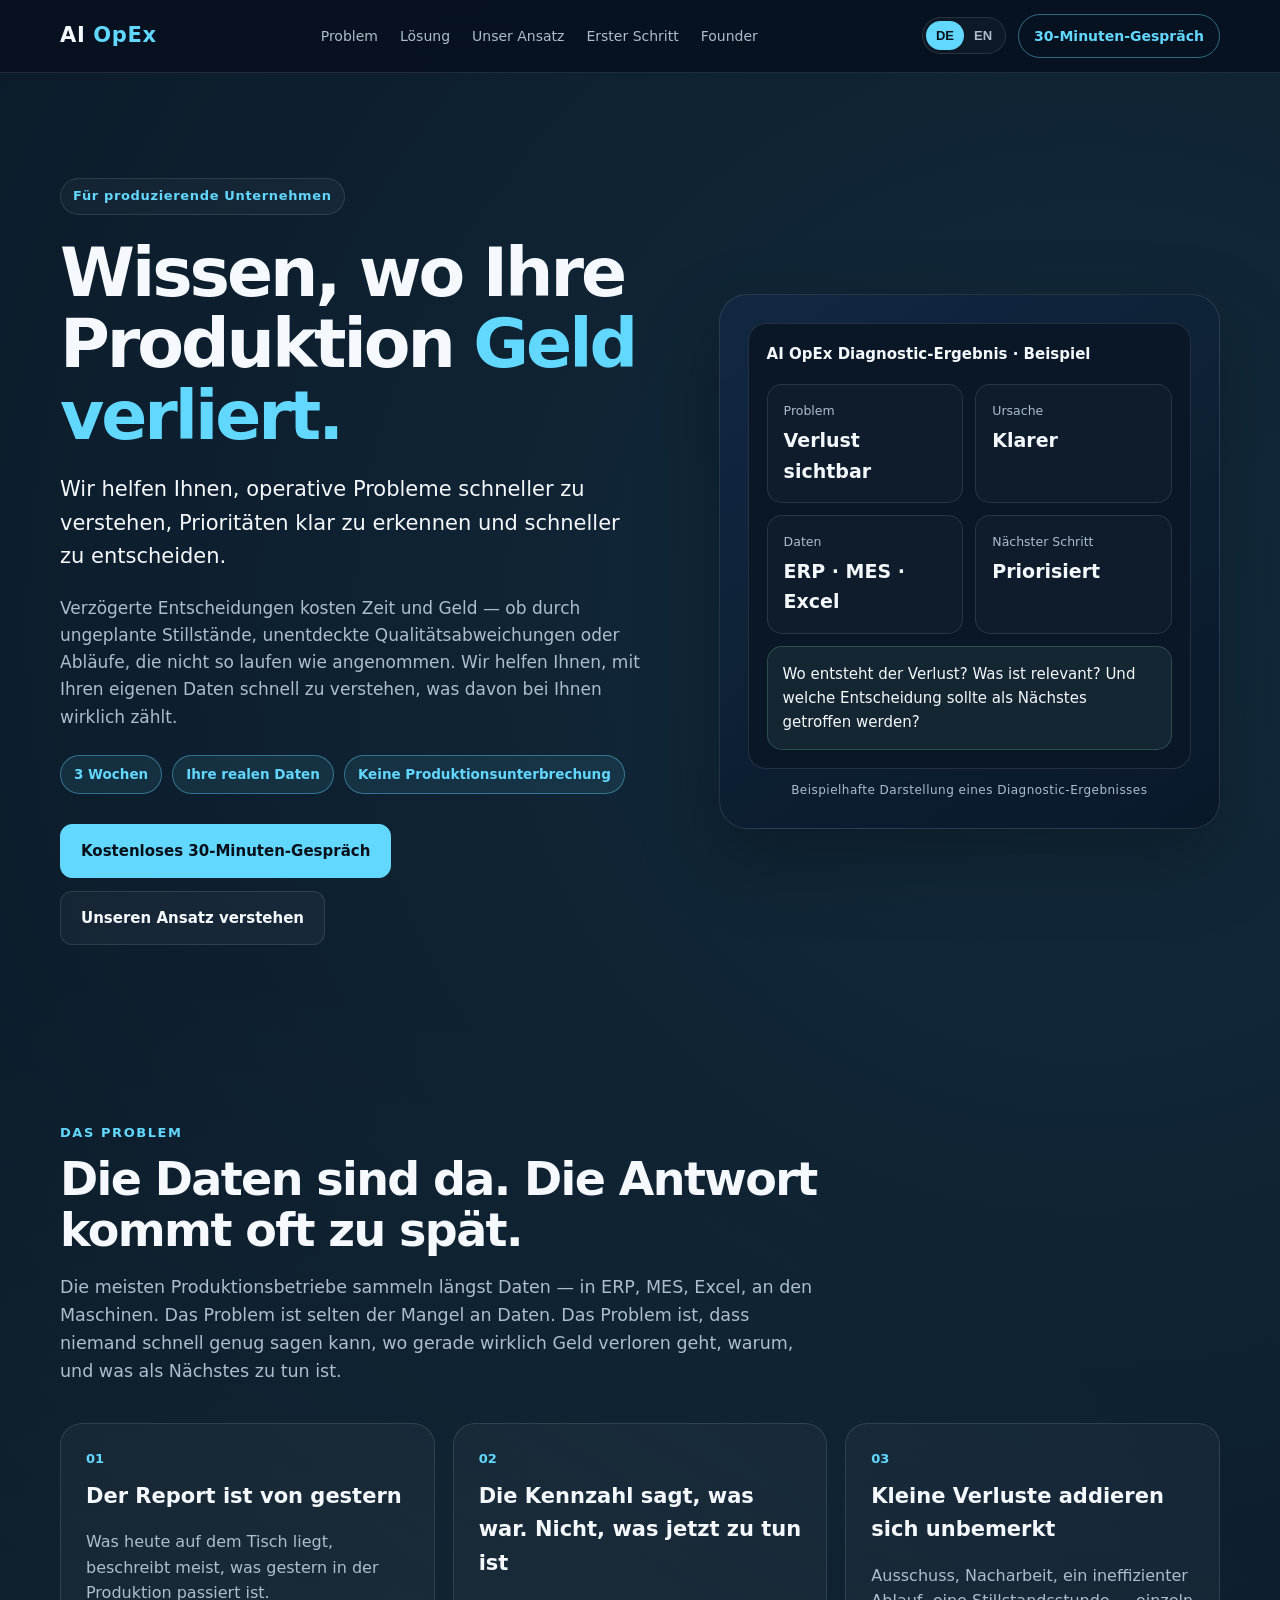
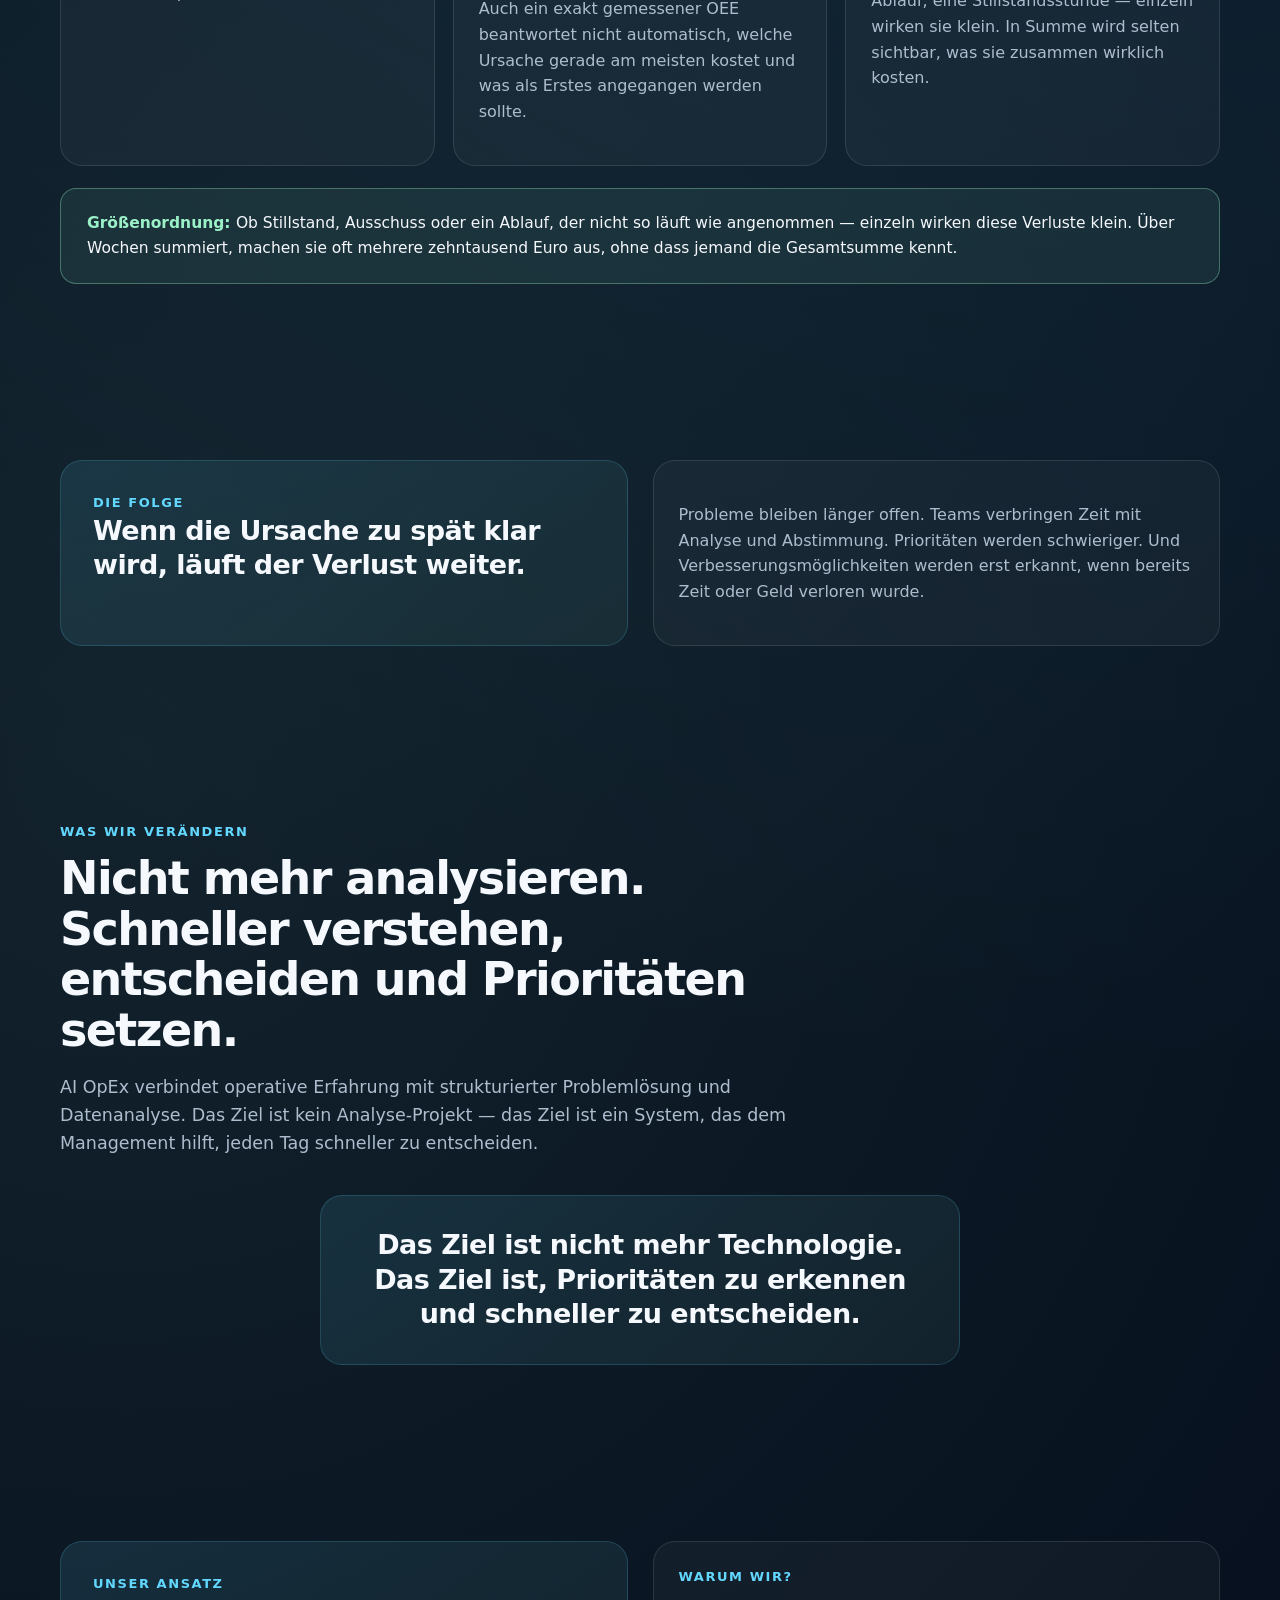
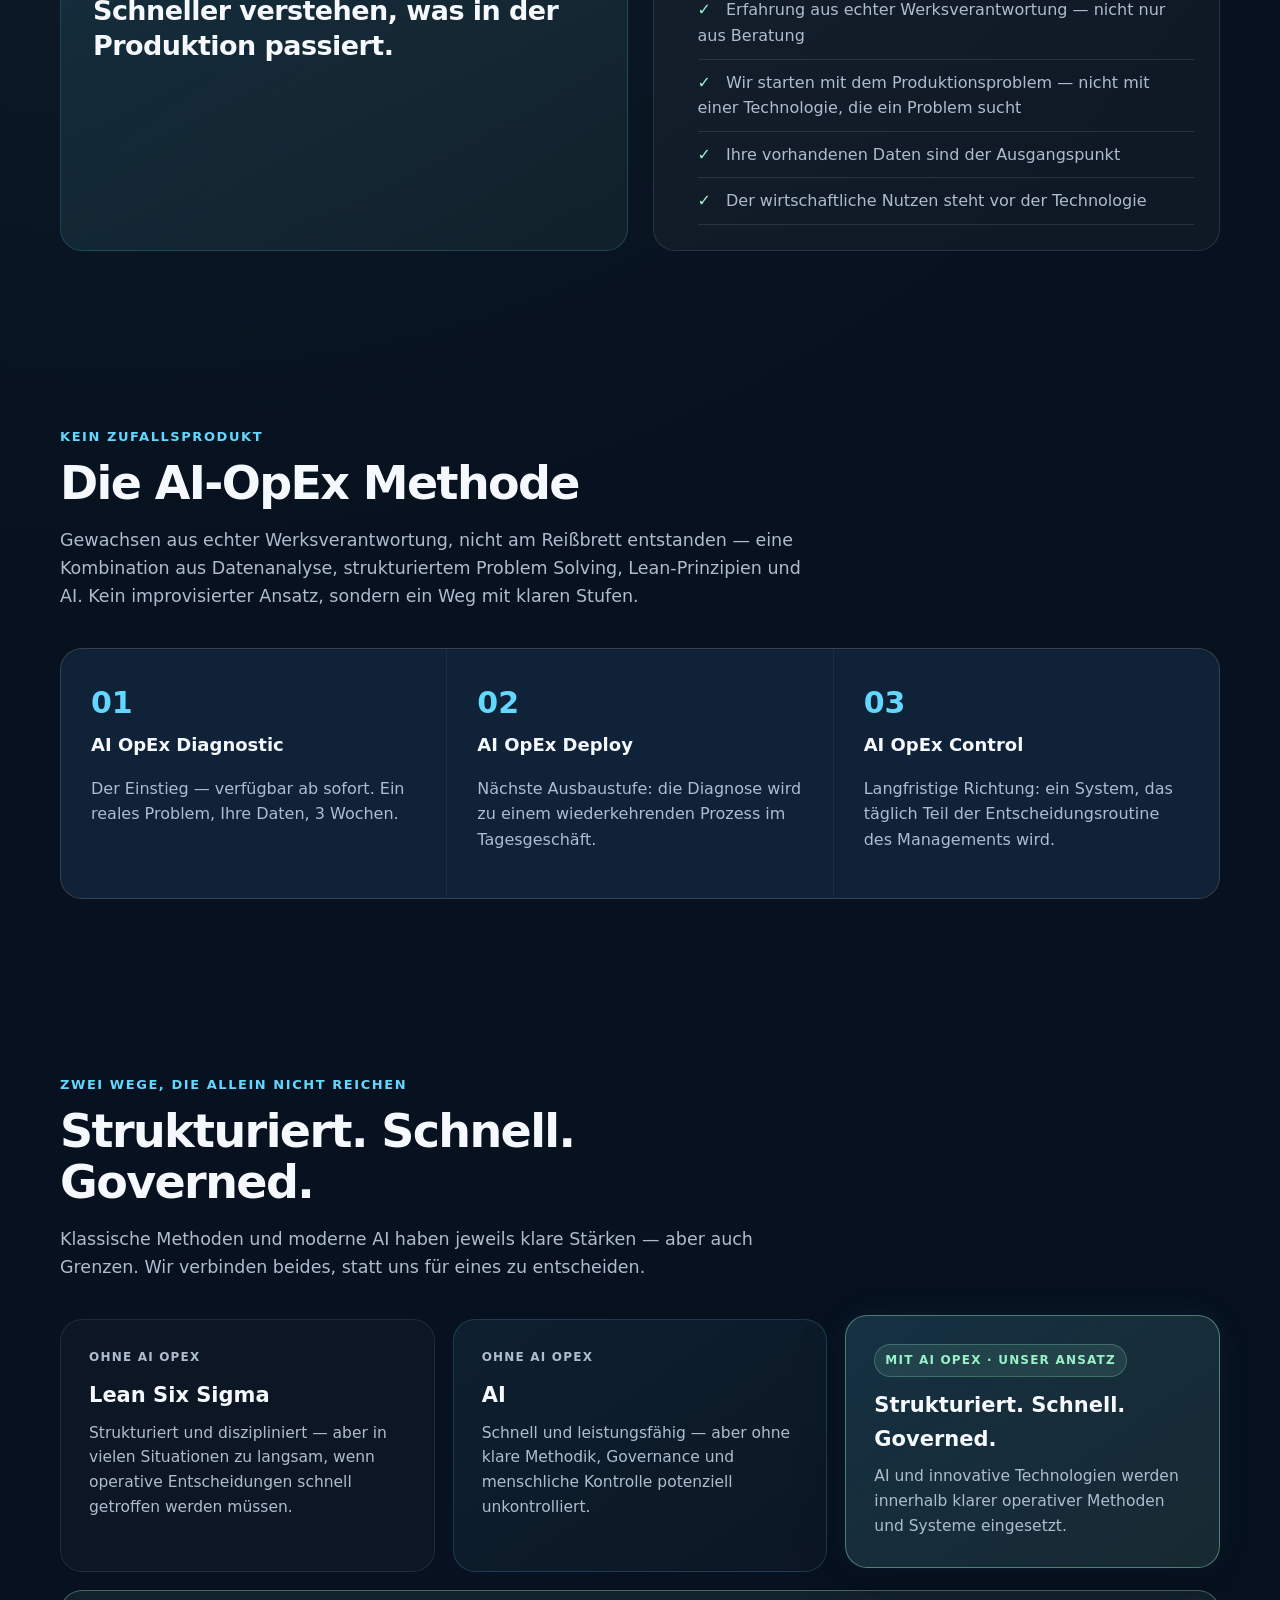
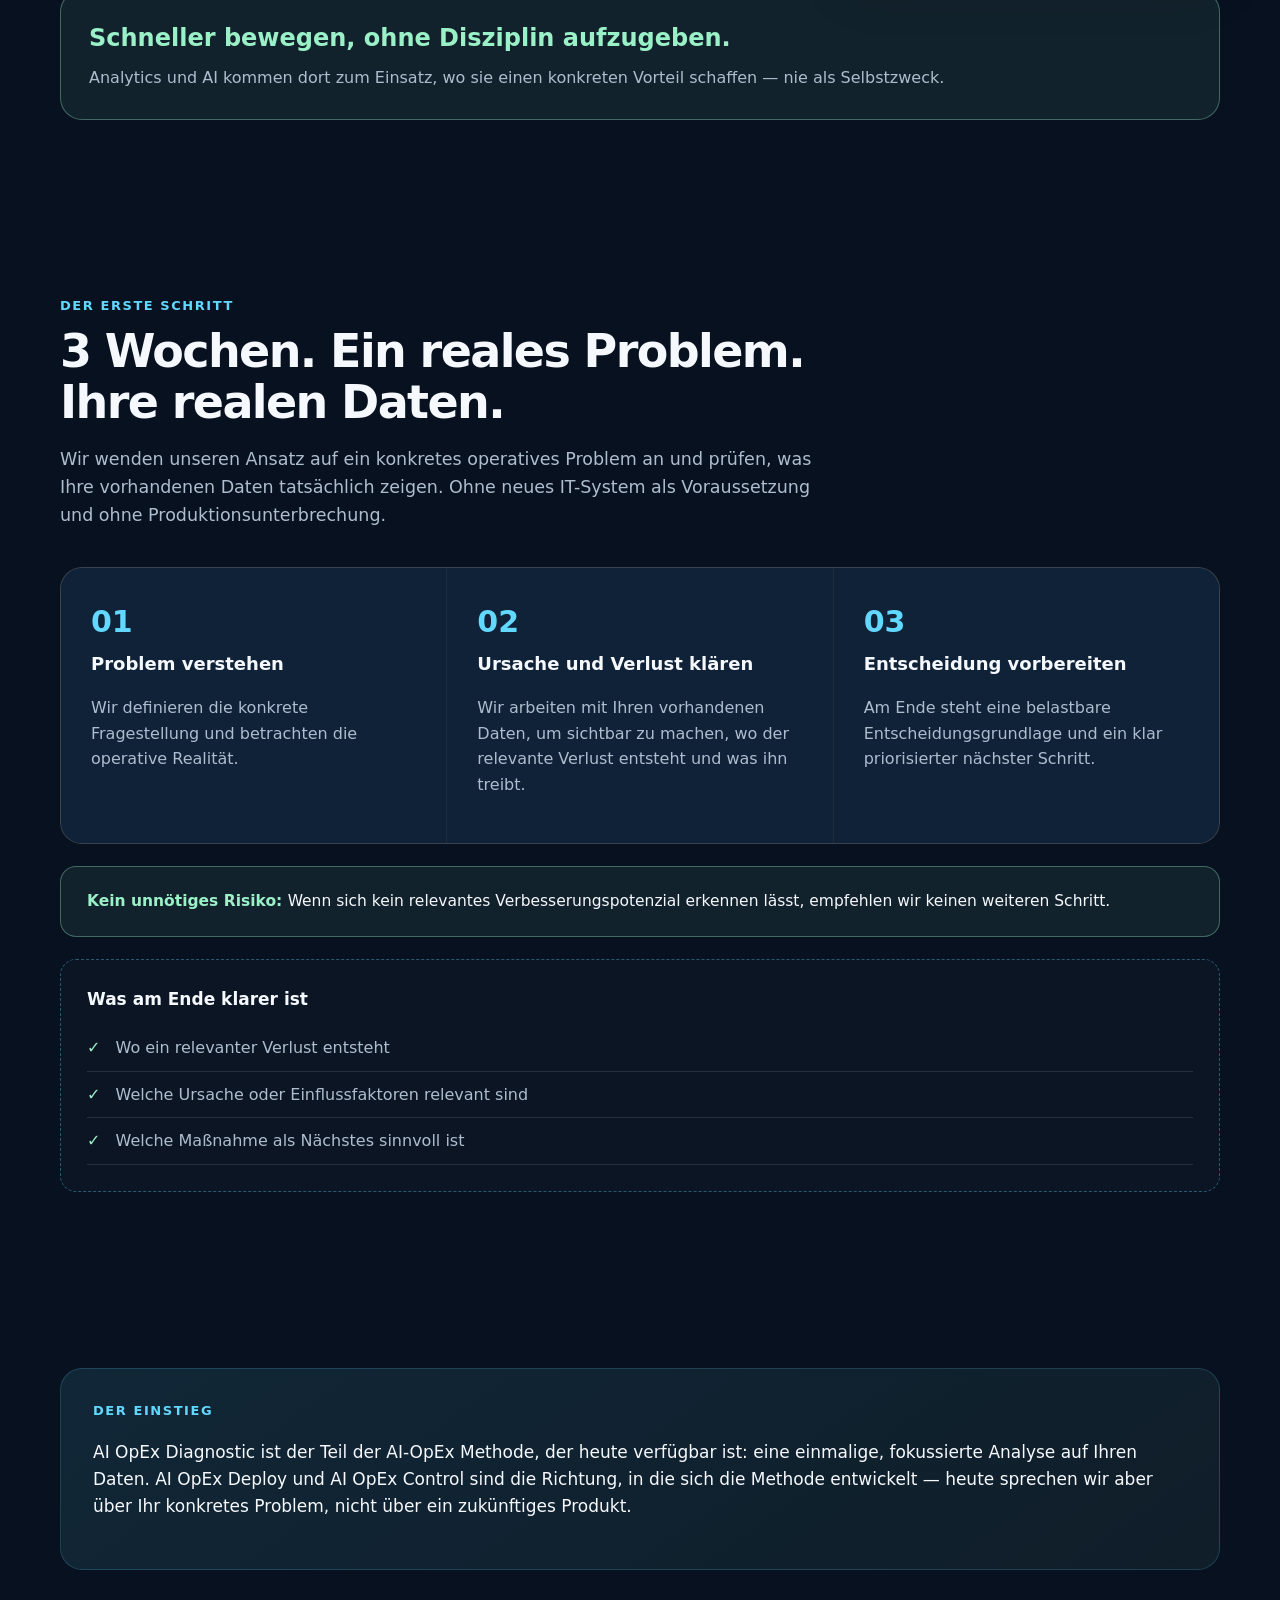
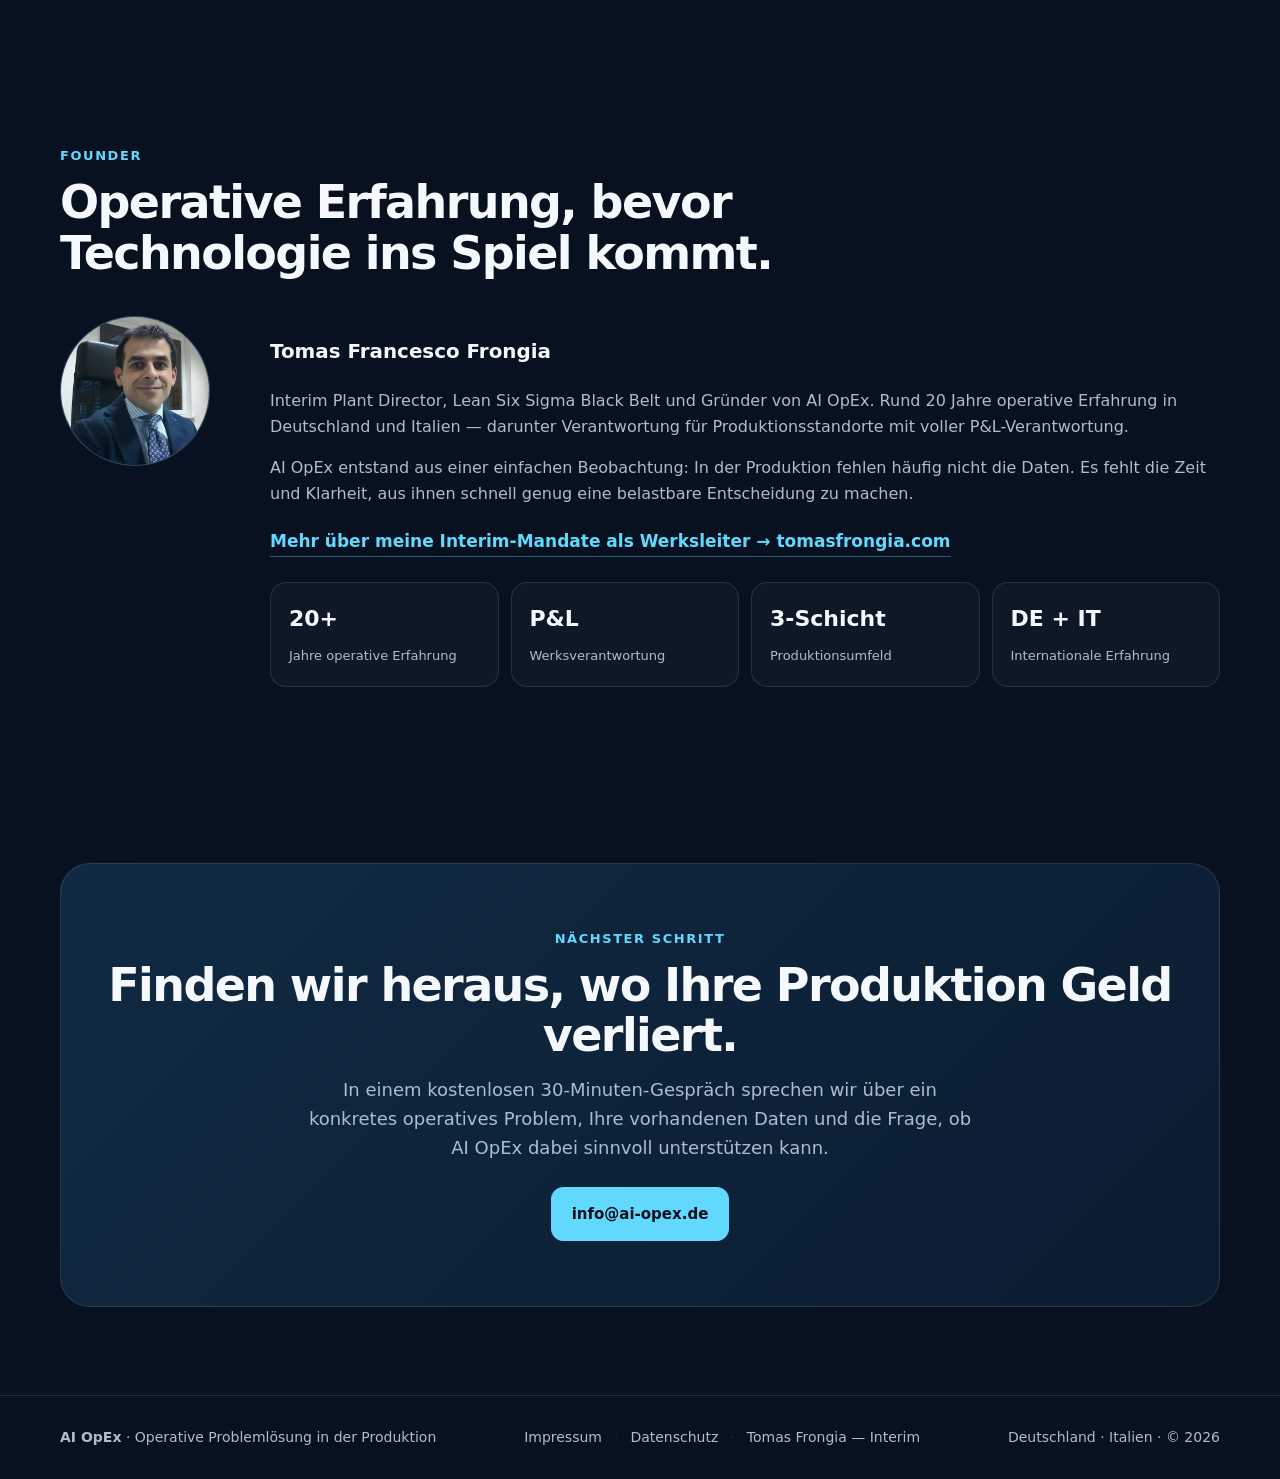
<file: index.html>
<!DOCTYPE html>
<html lang="de">
<head>
<meta charset="UTF-8">
<meta name="viewport" content="width=device-width, initial-scale=1.0">

<meta name="description"
      content="AI OpEx hilft produzierenden Unternehmen, operative Probleme schneller zu verstehen, bessere Entscheidungen zu treffen und operative Verluste zu reduzieren – mit einem strukturierten, schnellen und governeden Ansatz aus operativer Erfahrung, Datenanalyse und AI.">

<meta name="theme-color" content="#07111f">

<title>AI OpEx | Operative Probleme schneller lösen</title>

<style>

:root{
  --bg:#07111f;
  --bg2:#0b1728;
  --panel:#102238;
  --text:#f5f8fc;
  --muted:#aebdce;
  --line:rgba(255,255,255,.11);
  --accent:#62d8ff;
  --accent2:#9af0c7;
  --warning:#f0b85b;
  --max:1160px;
  --radius:22px;
}

*{
  box-sizing:border-box
}

html{
  scroll-behavior:smooth
}

body{
  margin:0;
  font-family:Inter,system-ui,-apple-system,"Segoe UI",sans-serif;
  color:var(--text);
  background:
    radial-gradient(circle at 85% 8%,rgba(98,216,255,.13),transparent 28%),
    radial-gradient(circle at 10% 30%,rgba(154,240,199,.08),transparent 25%),
    var(--bg);
  line-height:1.6;
  font-size:17px;
}

a{
  color:inherit;
  text-decoration:none;
}

.container{
  width:min(var(--max),calc(100% - 40px));
  margin:auto;
}

/* =========================================================
NAVIGATION
========================================================= */

nav{
  position:sticky;
  top:0;
  z-index:50;
  background:rgba(7,17,31,.88);
  backdrop-filter:blur(16px);
  border-bottom:1px solid var(--line);
}

.nav-inner{
  min-height:72px;
  display:flex;
  align-items:center;
  justify-content:space-between;
  gap:20px;
}

.brand{
  font-size:21px;
  font-weight:850;
  letter-spacing:.03em;
}

.brand span{
  color:var(--accent);
}

.nav-links{
  display:flex;
  gap:22px;
  color:var(--muted);
  font-size:14px;
}

.nav-links a:hover{
  color:var(--text);
}

.nav-right{
  display:flex;
  align-items:center;
  gap:12px;
}

.lang-toggle{
  display:flex;
  border:1px solid var(--line);
  border-radius:999px;
  padding:3px;
  background:rgba(255,255,255,.03);
}

.lang-toggle button{
  border:0;
  background:transparent;
  color:var(--muted);
  padding:7px 10px;
  border-radius:999px;
  cursor:pointer;
  font-weight:800;
  font-size:13px;
}

.lang-toggle button.active{
  background:var(--accent);
  color:#06101b;
}

.nav-cta{
  padding:10px 15px;
  border:1px solid rgba(98,216,255,.45);
  border-radius:999px;
  color:var(--accent);
  font-weight:800;
  font-size:14px;
}

/* =========================================================
HERO
========================================================= */

.hero{
  padding:105px 0 90px;
}

.hero-grid{
  display:grid;
  grid-template-columns:1.08fr .92fr;
  gap:70px;
  align-items:center;
}

.eyebrow,
.kicker{
  color:var(--accent);
  font-size:13px;
  font-weight:850;
  letter-spacing:.12em;
  text-transform:uppercase;
}

.eyebrow{
  display:inline-flex;
  padding:7px 12px;
  border:1px solid var(--line);
  border-radius:999px;
  background:rgba(255,255,255,.035);
  letter-spacing:.05em;
  text-transform:none;
}

h1{
  font-size:clamp(40px,5.6vw,68px);
  line-height:1.05;
  letter-spacing:-.045em;
  margin:22px 0;
}

h1 em{
  font-style:normal;
  color:var(--accent);
}

.lead{
  font-size:21px;
  color:var(--text);
  max-width:700px;
}

.sub-lead{
  font-size:17px;
  color:var(--muted);
  max-width:650px;
  margin-top:14px;
}

.flags{
  display:flex;
  flex-wrap:wrap;
  gap:10px;
  margin-top:24px;
}

.flag{
  font-size:13.5px;
  font-weight:800;
  color:var(--accent);
  border:1px solid rgba(98,216,255,.4);
  background:rgba(98,216,255,.09);
  padding:8px 13px;
  border-radius:999px;
}

.actions{
  display:flex;
  gap:13px;
  flex-wrap:wrap;
  margin-top:30px;
}

.btn{
  display:inline-flex;
  align-items:center;
  justify-content:center;
  padding:14px 20px;
  border-radius:12px;
  font-weight:850;
  font-size:15px;
  border:1px solid var(--line);
  transition:.2s transform;
}

.btn:hover{
  transform:translateY(-2px);
}

.primary{
  background:var(--accent);
  color:#06101b;
  border-color:var(--accent);
}

.secondary{
  background:rgba(255,255,255,.04);
}

/* =========================================================
HERO DASHBOARD
========================================================= */

.hero-card{
  background:linear-gradient(
    145deg,
    rgba(18,40,66,.94),
    rgba(10,24,41,.96)
  );
  border:1px solid var(--line);
  border-radius:28px;
  padding:28px;
  box-shadow:0 30px 80px rgba(0,0,0,.28);
}

.dashboard{
  border:1px solid var(--line);
  border-radius:18px;
  padding:18px;
  background:#091727;
}

.hero-caption{
  margin-top:12px;
  text-align:center;
  color:var(--muted);
  font-size:12px;
  letter-spacing:.04em;
}

.dash-top{
  display:flex;
  justify-content:space-between;
  gap:15px;
  align-items:center;
  margin-bottom:18px;
}

.dash-top strong{
  font-size:15px;
}

.status{
  font-size:12px;
  color:var(--accent2);
  display:flex;
  align-items:center;
  gap:7px;
}

.dot{
  width:8px;
  height:8px;
  border-radius:50%;
  background:var(--accent2);
}

.metric-grid{
  display:grid;
  grid-template-columns:1fr 1fr;
  gap:12px;
}

.metric{
  padding:16px;
  border:1px solid var(--line);
  border-radius:15px;
  background:rgba(255,255,255,.025);
}

.metric small{
  color:var(--muted);
  display:block;
  font-size:12.5px;
}

.metric strong{
  display:block;
  font-size:19px;
  margin-top:4px;
}

.signal{
  margin-top:12px;
  padding:15px;
  border-radius:15px;
  background:rgba(154,240,199,.07);
  border:1px solid rgba(154,240,199,.2);
  font-size:15px;
}

.signal b{
  color:var(--accent2);
}

/* =========================================================
GENERAL SECTIONS
========================================================= */

section{
  padding:88px 0;
}

.section-head{
  max-width:760px;
  margin-bottom:38px;
}

h2{
  font-size:clamp(30px,3.6vw,46px);
  line-height:1.1;
  letter-spacing:-.035em;
  margin:10px 0 15px;
}

.section-head p,
.card p,
.card li,
.step p,
.bio-text{
  color:var(--muted);
  font-size:16px;
}

.section-head p{
  font-size:17.5px;
}

/* =========================================================
CARDS
========================================================= */

.cards{
  display:grid;
  grid-template-columns:repeat(3,1fr);
  gap:18px;
}

.card{
  padding:25px;
  border:1px solid var(--line);
  background:rgba(255,255,255,.035);
  border-radius:var(--radius);
}

.number{
  font-size:13px;
  color:var(--accent);
  font-weight:900;
}

.card h3{
  font-size:21px;
  margin:10px 0;
}

.card ul{
  padding-left:19px;
}

/* =========================================================
SPLIT / HIGHLIGHT
========================================================= */

.split{
  display:grid;
  grid-template-columns:1fr 1fr;
  gap:25px;
}

.highlight{
  padding:32px;
  border-radius:var(--radius);
  background:linear-gradient(
    145deg,
    rgba(98,216,255,.11),
    rgba(154,240,199,.06)
  );
  border:1px solid rgba(98,216,255,.18);
}

blockquote{
  margin:0;
  font-size:27px;
  line-height:1.28;
  font-weight:750;
  letter-spacing:-.02em;
}

.checklist{
  list-style:none;
  padding:0;
  margin:0;
}

.checklist li{
  padding:10px 0;
  border-bottom:1px solid var(--line);
  color:var(--muted);
  font-size:16px;
}

.checklist li::before{
  content:"✓";
  color:var(--accent2);
  font-weight:900;
  margin-right:10px;
}

/* =========================================================
METHOD
========================================================= */

.method-grid{
  display:grid;
  grid-template-columns:repeat(3,1fr);
  gap:18px;
}

.method-card{
  padding:28px;
  border:1px solid var(--line);
  border-radius:var(--radius);
  background:rgba(255,255,255,.035);
  position:relative;

  transition:
    transform .25s ease,
    border-color .25s ease,
    box-shadow .25s ease,
    background .25s ease;
}

/* ---------------------------------------------------------
01 — LEAN SIX SIGMA
Neutral / stable
--------------------------------------------------------- */

.method-card:nth-child(1){
  background:rgba(255,255,255,.025);
  border-color:rgba(255,255,255,.09);
}

/* ---------------------------------------------------------
02 — AI
More attention, but not the final answer
--------------------------------------------------------- */

.method-card:nth-child(2){
  background:
    linear-gradient(
      145deg,
      rgba(98,216,255,.075),
      rgba(255,255,255,.025)
    );

  border-color:rgba(98,216,255,.18);
}

/* ---------------------------------------------------------
03 — AI OpEx
Dominant / preferred solution
--------------------------------------------------------- */

.method-card:nth-child(3){
  background:
    linear-gradient(
      145deg,
      rgba(98,216,255,.16),
      rgba(154,240,199,.11)
    );

  border-color:rgba(154,240,199,.42);

  box-shadow:
    0 18px 50px rgba(0,0,0,.22),
    0 0 35px rgba(98,216,255,.07);

  transform:translateY(-4px);
}

/* ---------------------------------------------------------
HOVER
--------------------------------------------------------- */

.method-card:hover{
  transform:translateY(-5px);
  border-color:rgba(98,216,255,.35);
}

.method-card:nth-child(3):hover{
  border-color:rgba(154,240,199,.65);

  box-shadow:
    0 22px 60px rgba(0,0,0,.28),
    0 0 45px rgba(98,216,255,.11);
}

.method-card h3{
  font-size:21px;
  margin:12px 0 8px;
}

.method-card p{
  color:var(--muted);
  font-size:15.5px;
  margin:0;
}

.method-label{
  color:var(--muted);
  font-size:12px;
  font-weight:850;
  letter-spacing:.1em;
  text-transform:uppercase;
}

/* AI OpEx label */

.method-card:nth-child(3) .method-label{
  color:var(--accent2);
}

.method-recommended{
  display:inline-flex;
  align-items:center;
  padding:6px 10px;
  border-radius:999px;

  background:rgba(154,240,199,.10);
  border:1px solid rgba(154,240,199,.25);
}

.method-card:nth-child(3) h3{
  color:var(--text);
}

.method-result{
  margin-top:18px;
  padding:28px;
  border-radius:var(--radius);

  border:1px solid rgba(154,240,199,.35);
  background:rgba(154,240,199,.08);
}

.method-result h3{
  margin:0 0 8px;
  font-size:24px;
}

.method-result p{
  color:var(--muted);
  margin:0;
  font-size:16px;
}

.method-result strong{
  color:var(--accent2);
}

/* =========================================================
PROCESS
========================================================= */

.process{
  display:grid;
  grid-template-columns:repeat(3,1fr);
  gap:1px;

  background:var(--line);
  border:1px solid var(--line);
  border-radius:var(--radius);
  overflow:hidden;
}

.step{
  background:var(--panel);
  padding:30px;
}

.step .num{
  font-size:30px;
  font-weight:900;
  color:var(--accent);
}

.step h3{
  margin:4px 0 8px;
  font-size:18px;
}

.note{
  margin-top:22px;
  padding:22px 26px;

  border-left:2px solid var(--warning);
  background:rgba(240,184,91,.08);

  border-radius:0 16px 16px 0;

  font-size:15.5px;
  color:var(--muted);
}

.note strong{
  color:var(--text);
}

.output-box{
  margin-top:22px;
  padding:26px;

  border:1px dashed rgba(98,216,255,.35);
  border-radius:16px;
  background:rgba(255,255,255,.02);
}

.output-box h3{
  font-size:17px;
  margin:0 0 12px;
}

/* =========================================================
FOUNDER
========================================================= */

.bio{
  display:grid;
  grid-template-columns:180px 1fr;
  gap:30px;
  align-items:start;
}

.portrait{
  width:150px;
  height:150px;
  border-radius:50%;
  border:1px solid var(--line);
  overflow:hidden;
  background:#173653;
  display:grid;
  place-items:center;
}

.portrait img{
  width:100%;
  height:100%;
  object-fit:cover;
  display:block;
}

.stats{
  display:grid;
  grid-template-columns:repeat(4,1fr);
  gap:12px;
  margin-top:25px;
}

.stat{
  padding:18px;

  border:1px solid var(--line);
  border-radius:16px;
  background:rgba(255,255,255,.03);
}

.stat strong{
  font-size:22px;
  display:block;
  margin-bottom:5px;
}

.stat span{
  color:var(--muted);
  font-size:13px;
}

.founder-link{
  display:inline-block;
  margin-top:6px;
  font-weight:800;
  color:var(--accent);
  border-bottom:1px solid rgba(98,216,255,.4);
}

.founder-link:hover{
  color:var(--accent2);
  border-color:var(--accent2);
}

/* =========================================================
GUARANTEE
========================================================= */

.guarantee{
  padding:22px 26px;

  border:1px solid rgba(154,240,199,.35);
  background:rgba(154,240,199,.08);

  border-radius:16px;

  font-size:15.5px;
  color:var(--text);

  margin-top:22px;
}

.guarantee strong{
  color:var(--accent2);
}

/* =========================================================
CTA
========================================================= */

.cta{
  text-align:center;
  padding:65px 30px;

  border-radius:30px;

  background:linear-gradient(
    135deg,
    #102a43,
    #0b1c30
  );

  border:1px solid var(--line);
}

.cta p{
  max-width:680px;
  margin:0 auto 25px;

  color:var(--muted);
  font-size:18px;
}

/* =========================================================
FOOTER
========================================================= */

footer{
  border-top:1px solid var(--line);

  padding:30px 0;

  color:var(--muted);
  font-size:14px;
}

.footer-inner{
  display:flex;
  justify-content:space-between;
  align-items:center;
  gap:20px;
  flex-wrap:wrap;
}

.footer-legal{
  display:flex;
  align-items:center;
  gap:12px;
}

.footer-legal a:hover{
  color:var(--text);
}

.footer-sep{
  color:var(--line);
}

.hidden{
  display:none !important;
}

/* =========================================================
RESPONSIVE
========================================================= */

@media(max-width:1050px){

  .nav-links{
    gap:15px;
  }

}

@media(max-width:900px){

  .hero-grid,
  .split,
  .bio{
    grid-template-columns:1fr;
  }

  .cards,
  .process,
  .method-grid{
    grid-template-columns:1fr;
  }

  .method-card:nth-child(3){
    transform:none;
  }

  .stats{
    grid-template-columns:1fr 1fr;
  }

  .nav-links{
    display:none;
  }

  .hero{
    padding-top:75px;
  }

}

@media(max-width:560px){

  .container{
    width:min(var(--max),calc(100% - 26px));
  }

  body{
    font-size:16px;
  }

  section{
    padding:62px 0;
  }

  .nav-cta{
    display:none;
  }

  .metric-grid,
  .stats{
    grid-template-columns:1fr;
  }

  .footer-inner{
    flex-direction:column;
    align-items:flex-start;
  }

}

/* =========================================================
END CSS
========================================================= */

</style>
</head>


<body>


<!-- =========================================================
NAVIGATION
========================================================= -->

<nav>

<div class="container nav-inner">


  <a class="brand" href="#top">
    AI <span>OpEx</span>
  </a>


  <div class="nav-links">


    <a href="#problem">

      <span data-de>
        Problem
      </span>

      <span data-en class="hidden">
        Problem
      </span>

    </a>


    <a href="#loesung">

      <span data-de>
        Lösung
      </span>

      <span data-en class="hidden">
        Solution
      </span>

    </a>


    <a href="#ansatz">

      <span data-de>
        Unser Ansatz
      </span>

      <span data-en class="hidden">
        Our approach
      </span>

    </a>


    <a href="#prozess">

      <span data-de>
        Erster Schritt
      </span>

      <span data-en class="hidden">
        First step
      </span>

    </a>


    <a href="#ueber">

      <span data-de>
        Founder
      </span>

      <span data-en class="hidden">
        Founder
      </span>

    </a>


  </div>


  <div class="nav-right">


    <div class="lang-toggle" aria-label="Language selector">

      <button
        id="deBtn"
        class="active"
        type="button"
        onclick="setLang('de')"
      >
        DE
      </button>


      <button
        id="enBtn"
        type="button"
        onclick="setLang('en')"
      >
        EN
      </button>

    </div>


    <a class="nav-cta" href="#kontakt">

      <span data-de>
        30-Minuten-Gespräch
      </span>

      <span data-en class="hidden">
        30-min conversation
      </span>

    </a>


  </div>

</div>

</nav>


<main id="top">


<!-- =========================================================
HERO
========================================================= -->

<section class="hero">

<div class="container hero-grid">


  <div data-de>

    <div class="eyebrow">
      Für produzierende Unternehmen
    </div>


    <h1>
      Wissen, wo Ihre Produktion
      <em>Geld verliert.</em>
    </h1>


    <p class="lead">
      Wir helfen Ihnen, operative Probleme schneller zu verstehen,
      Prioritäten klar zu erkennen und schneller zu entscheiden.
    </p>


    <p class="sub-lead">
      Verzögerte Entscheidungen kosten Zeit und Geld — ob durch
      ungeplante Stillstände, unentdeckte Qualitätsabweichungen
      oder Abläufe, die nicht so laufen wie angenommen. Wir helfen
      Ihnen, mit Ihren eigenen Daten schnell zu verstehen, was davon
      bei Ihnen wirklich zählt.
    </p>


    <div class="flags">

      <span class="flag">
        3 Wochen
      </span>

      <span class="flag">
        Ihre realen Daten
      </span>

      <span class="flag">
        Keine Produktionsunterbrechung
      </span>

    </div>


    <div class="actions">

      <a class="btn primary" href="#kontakt">
        Kostenloses 30-Minuten-Gespräch
      </a>

      <a class="btn secondary" href="#ansatz">
        Unseren Ansatz verstehen
      </a>

    </div>

  </div>


  <div data-en class="hidden">

    <div class="eyebrow">
      For manufacturing companies
    </div>


    <h1>
      Know where your production is
      <em>losing money.</em>
    </h1>


    <p class="lead">
      We help you understand operational problems faster,
      see priorities clearly and decide faster.
    </p>


    <p class="sub-lead">
      Delayed decisions cost time and money — whether through
      unplanned downtime, undetected quality deviations, or
      processes that don't run the way you assume. We help you
      use your own data to quickly see what actually matters
      in your plant.
    </p>


    <div class="flags">

      <span class="flag">
        3 weeks
      </span>

      <span class="flag">
        Your real data
      </span>

      <span class="flag">
        No production interruption
      </span>

    </div>


    <div class="actions">

      <a class="btn primary" href="#kontakt">
        Free 30-minute conversation
      </a>

      <a class="btn secondary" href="#ansatz">
        Understand our approach
      </a>

    </div>

  </div>


  <!-- HERO VISUAL -->

  <div class="hero-card">

    <div class="dashboard">


      <div class="dash-top">

        <strong data-de>
          AI OpEx Diagnostic-Ergebnis · Beispiel
        </strong>

        <strong data-en class="hidden">
          AI OpEx Diagnostic result · example
        </strong>

      </div>


      <div class="metric-grid">


        <div class="metric">

          <small>

            <span data-de>
              Problem
            </span>

            <span data-en class="hidden">
              Problem
            </span>

          </small>


          <strong data-de>
            Verlust sichtbar
          </strong>

          <strong data-en class="hidden">
            Loss visible
          </strong>

        </div>


        <div class="metric">

          <small>

            <span data-de>
              Ursache
            </span>

            <span data-en class="hidden">
              Cause
            </span>

          </small>


          <strong data-de>
            Klarer
          </strong>

          <strong data-en class="hidden">
            Clearer
          </strong>

        </div>


        <div class="metric">

          <small>

            <span data-de>
              Daten
            </span>

            <span data-en class="hidden">
              Data
            </span>

          </small>


          <strong>
            ERP · MES · Excel
          </strong>

        </div>


        <div class="metric">

          <small>

            <span data-de>
              Nächster Schritt
            </span>

            <span data-en class="hidden">
              Next action
            </span>

          </small>


          <strong data-de>
            Priorisiert
          </strong>

          <strong data-en class="hidden">
            Prioritised
          </strong>

        </div>


      </div>


      <div class="signal">

        <span data-de>
          Wo entsteht der Verlust? Was ist relevant?
          Und welche Entscheidung sollte als Nächstes getroffen werden?
        </span>

        <span data-en class="hidden">
          Where is the loss occurring? What matters?
          And what decision should be made next?
        </span>

      </div>


    </div>

    <div class="hero-caption" data-de>
      Beispielhafte Darstellung eines Diagnostic-Ergebnisses
    </div>

    <div class="hero-caption hidden" data-en>
      Illustrative example of a Diagnostic result
    </div>

  </div>

</div>

</section>


<!-- =========================================================
PROBLEM
========================================================= -->

<section id="problem">

<div class="container">


  <div class="section-head" data-de>

    <div class="kicker">
      Das Problem
    </div>


    <h2>
      Die Daten sind da. Die Antwort kommt oft zu spät.
    </h2>


    <p>
      Die meisten Produktionsbetriebe sammeln längst Daten — in ERP, MES,
      Excel, an den Maschinen. Das Problem ist selten der Mangel an Daten.
      Das Problem ist, dass niemand schnell genug sagen kann, wo gerade
      wirklich Geld verloren geht, warum, und was als Nächstes zu tun ist.
    </p>

  </div>


  <div class="section-head hidden" data-en>

    <div class="kicker">
      The problem
    </div>


    <h2>
      The data is there. The answer often comes too late.
    </h2>


    <p>
      Most manufacturing companies already collect data — in ERP, MES,
      Excel, on the machines. The problem is rarely a lack of data.
      The problem is that no one can say quickly enough where money is
      really being lost right now, why, and what to do next.
    </p>

  </div>


  <div class="cards">


    <article class="card">

      <div class="number">
        01
      </div>


      <h3 data-de>
        Der Report ist von gestern
      </h3>

      <h3 data-en class="hidden">
        The report is from yesterday
      </h3>


      <p data-de>
        Was heute auf dem Tisch liegt, beschreibt meist,
        was gestern in der Produktion passiert ist.
      </p>

      <p data-en class="hidden">
        What's on the table today usually describes
        what happened in production yesterday.
      </p>

    </article>


    <article class="card">

      <div class="number">
        02
      </div>


      <h3 data-de>
        Die Kennzahl sagt, was war. Nicht, was jetzt zu tun ist
      </h3>

      <h3 data-en class="hidden">
        The number tells you what happened. Not what to do next
      </h3>


      <p data-de>
        Auch ein exakt gemessener OEE beantwortet nicht automatisch,
        welche Ursache gerade am meisten kostet und was als Erstes
        angegangen werden sollte.
      </p>

      <p data-en class="hidden">
        Even a precisely measured OEE doesn't automatically tell you
        which cause is costing the most right now, or what to
        tackle first.
      </p>

    </article>


    <article class="card">

      <div class="number">
        03
      </div>


      <h3 data-de>
        Kleine Verluste addieren sich unbemerkt
      </h3>

      <h3 data-en class="hidden">
        Small losses add up unnoticed
      </h3>


      <p data-de>
        Ausschuss, Nacharbeit, ein ineffizienter Ablauf, eine
        Stillstandsstunde — einzeln wirken sie klein. In Summe
        wird selten sichtbar, was sie zusammen wirklich kosten.
      </p>

      <p data-en class="hidden">
        Scrap, rework, an inefficient process, an hour of
        downtime — each looks small on its own. What they add
        up to is rarely made visible.
      </p>

    </article>


  </div>


  <div class="guarantee" data-de>
    <strong>
      Größenordnung:
    </strong>
    Ob Stillstand, Ausschuss oder ein Ablauf, der nicht so läuft
    wie angenommen — einzeln wirken diese Verluste klein. Über
    Wochen summiert, machen sie oft mehrere zehntausend Euro aus,
    ohne dass jemand die Gesamtsumme kennt.
  </div>

  <div class="guarantee hidden" data-en>
    <strong>
      Order of magnitude:
    </strong>
    Whether it's downtime, scrap, or a process that doesn't run
    as assumed — each loss looks small on its own. Summed up over
    weeks, they often add up to tens of thousands of euros,
    without anyone knowing the total.
  </div>

</div>

</section>


<!-- =========================================================
CONSEQUENCE
========================================================= -->

<section id="konsequenz">

<div class="container split">


  <div class="highlight">

    <div class="kicker" data-de>
      Die Folge
    </div>

    <div class="kicker hidden" data-en>
      The consequence
    </div>


    <blockquote data-de>
      Wenn die Ursache zu spät klar wird,
      läuft der Verlust weiter.
    </blockquote>

    <blockquote data-en class="hidden">
      When the cause becomes clear too late,
      the loss continues.
    </blockquote>

  </div>


  <div class="card">

    <p data-de>
      Probleme bleiben länger offen. Teams verbringen Zeit mit
      Analyse und Abstimmung. Prioritäten werden schwieriger.
      Und Verbesserungsmöglichkeiten werden erst erkannt,
      wenn bereits Zeit oder Geld verloren wurde.
    </p>

    <p data-en class="hidden">
      Problems remain open longer. Teams spend time analysing
      and aligning. Priorities become harder to see.
      And improvement opportunities may only be recognised
      after time or money has already been lost.
    </p>

  </div>

</div>

</section>


<!-- =========================================================
SOLUTION
========================================================= -->

<section id="loesung">

<div class="container">


  <div class="section-head" data-de>

    <div class="kicker">
      Was wir verändern
    </div>


    <h2>
      Nicht mehr analysieren.
      Schneller verstehen, entscheiden und Prioritäten setzen.
    </h2>


    <p>
      AI OpEx verbindet operative Erfahrung mit strukturierter
      Problemlösung und Datenanalyse. Das Ziel ist kein
      Analyse-Projekt — das Ziel ist ein System, das dem
      Management hilft, jeden Tag schneller zu entscheiden.
    </p>

  </div>


  <div class="section-head hidden" data-en>

    <div class="kicker">
      What we change
    </div>


    <h2>
      Don't analyse more.
      Understand, decide and set priorities faster.
    </h2>


    <p>
      AI OpEx combines operational experience with structured
      problem-solving and data analysis. The goal is not an
      analysis project — the goal is a system that helps
      management decide faster, every day.
    </p>

  </div>


  <div class="highlight" style="max-width:640px;margin:0 auto;text-align:center">

    <blockquote data-de>
      Das Ziel ist nicht mehr Technologie.
      Das Ziel ist, Prioritäten zu erkennen und schneller
      zu entscheiden.
    </blockquote>

    <blockquote data-en class="hidden">
      The goal is not more technology.
      The goal is to see priorities clearly and decide
      faster.
    </blockquote>

  </div>

</div>

</section>


<!-- =========================================================
OUR APPROACH
========================================================= -->

<section id="ansatz">

<div class="container split">


  <div class="highlight">

    <div class="kicker" data-de>
      Unser Ansatz
    </div>

    <div class="kicker hidden" data-en>
      Our approach
    </div>


    <blockquote data-de>
      Schneller verstehen, was in der Produktion passiert.
    </blockquote>

    <blockquote data-en class="hidden">
      Understand faster what is happening in production.
    </blockquote>

  </div>


  <div class="card">

    <div class="kicker" data-de>
      Warum Wir?
    </div>

    <div class="kicker hidden" data-en>
      Why Us?
    </div>


    <ul class="checklist">


      <li data-de>
        Erfahrung aus echter Werksverantwortung — nicht nur aus Beratung
      </li>

      <li data-en class="hidden">
        Experience from real plant responsibility — not just consulting
      </li>


      <li data-de>
        Wir starten mit dem Produktionsproblem —
        nicht mit einer Technologie, die ein Problem sucht
      </li>

      <li data-en class="hidden">
        We start with the production problem —
        not with a technology looking for one
      </li>


      <li data-de>
        Ihre vorhandenen Daten sind der Ausgangspunkt
      </li>

      <li data-en class="hidden">
        Your existing data is the starting point
      </li>


      <li data-de>
        Der wirtschaftliche Nutzen steht vor der Technologie
      </li>

      <li data-en class="hidden">
        Economic value comes before technology
      </li>


    </ul>

  </div>

</div>

</section>


<!-- =========================================================
METHOD NAME &amp; ROADMAP
========================================================= -->

<section id="methode-arc">

<div class="container">

  <div class="section-head" data-de>

    <div class="kicker">
      Kein Zufallsprodukt
    </div>

    <h2>
      Die AI-OpEx Methode
    </h2>

    <p>
      Gewachsen aus echter Werksverantwortung, nicht am
      Reißbrett entstanden — eine Kombination aus Datenanalyse,
      strukturiertem Problem Solving, Lean-Prinzipien und AI.
      Kein improvisierter Ansatz, sondern ein Weg mit klaren
      Stufen.
    </p>

  </div>

  <div class="section-head hidden" data-en>

    <div class="kicker">
      Not a one-off idea
    </div>

    <h2>
      The AI-OpEx Method
    </h2>

    <p>
      Grown out of real plant responsibility, not designed on
      a drawing board — a combination of data analysis,
      structured problem solving, Lean principles and AI. Not
      an improvised approach, but a path with clear stages.
    </p>

  </div>


  <div class="process">

    <div class="step">

      <div class="num">
        01
      </div>

      <h3 data-de>
        AI OpEx Diagnostic
      </h3>

      <h3 data-en class="hidden">
        AI OpEx Diagnostic
      </h3>

      <p data-de>
        Der Einstieg — verfügbar ab sofort. Ein reales Problem,
        Ihre Daten, 3 Wochen.
      </p>

      <p data-en class="hidden">
        The entry point — available now. One real problem,
        your data, 3 weeks.
      </p>

    </div>

    <div class="step">

      <div class="num">
        02
      </div>

      <h3 data-de>
        AI OpEx Deploy
      </h3>

      <h3 data-en class="hidden">
        AI OpEx Deploy
      </h3>

      <p data-de>
        Nächste Ausbaustufe: die Diagnose wird zu einem
        wiederkehrenden Prozess im Tagesgeschäft.
      </p>

      <p data-en class="hidden">
        Next stage: the diagnostic becomes a recurring
        process in daily operations.
      </p>

    </div>

    <div class="step">

      <div class="num">
        03
      </div>

      <h3 data-de>
        AI OpEx Control
      </h3>

      <h3 data-en class="hidden">
        AI OpEx Control
      </h3>

      <p data-de>
        Langfristige Richtung: ein System, das täglich Teil
        der Entscheidungsroutine des Managements wird.
      </p>

      <p data-en class="hidden">
        Long-term direction: a system that becomes part of
        management's daily decision routine.
      </p>

    </div>

  </div>

</div>

</section>


<!-- =========================================================
METHOD
========================================================= -->

<section id="methode">

<div class="container">


  <div class="section-head" data-de>

    <div class="kicker">
      Zwei Wege, die allein nicht reichen
    </div>


    <h2>
      Strukturiert. Schnell. Governed.
    </h2>


    <p>
      Klassische Methoden und moderne AI haben jeweils klare Stärken —
      aber auch Grenzen. Wir verbinden beides, statt uns für eines
      zu entscheiden.
    </p>

  </div>


  <div class="section-head hidden" data-en>

    <div class="kicker">
      Two approaches that fall short alone
    </div>


    <h2>
      Structured. Fast. Governed.
    </h2>


    <p>
      Traditional methods and modern AI each have clear strengths —
      but also limitations. We combine both, instead of choosing
      one.
    </p>

  </div>


  <div class="method-grid">


    <!-- 01 -->

    <article class="method-card">

      <div class="method-label" data-de>
        Ohne AI OpEx
      </div>

      <div class="method-label hidden" data-en>
        Without AI OpEx
      </div>


      <h3 data-de>
        Lean Six Sigma
      </h3>

      <h3 data-en class="hidden">
        Lean Six Sigma
      </h3>


      <p data-de>
        Strukturiert und diszipliniert — aber in vielen Situationen
        zu langsam, wenn operative Entscheidungen schnell getroffen
        werden müssen.
      </p>

      <p data-en class="hidden">
        Structured and disciplined — but in many situations
        too slow when operational decisions need to be made quickly.
      </p>

    </article>


    <!-- 02 -->

    <article class="method-card">

      <div class="method-label" data-de>
        Ohne AI OpEx
      </div>

      <div class="method-label hidden" data-en>
        Without AI OpEx
      </div>


      <h3 data-de>
        AI
      </h3>

      <h3 data-en class="hidden">
        AI
      </h3>


      <p data-de>
        Schnell und leistungsfähig — aber ohne klare Methodik,
        Governance und menschliche Kontrolle potenziell
        unkontrolliert.
      </p>

      <p data-en class="hidden">
        Fast and powerful — but without clear methodology,
        governance and human oversight, potentially uncontrolled.
      </p>

    </article>


    <!-- 03 -->

    <article class="method-card">

      <div class="method-label method-recommended" data-de>
        Mit AI OpEx · Unser Ansatz
      </div>

      <div class="method-label method-recommended hidden" data-en>
        With AI OpEx · Our approach
      </div>


      <h3 data-de>
        Strukturiert. Schnell. Governed.
      </h3>

      <h3 data-en class="hidden">
        Structured. Fast. Governed.
      </h3>


      <p data-de>
        AI und innovative Technologien werden innerhalb klarer
        operativer Methoden und Systeme eingesetzt.
      </p>

      <p data-en class="hidden">
        AI and innovative technologies are integrated within
        clear operational methods and systems.
      </p>

    </article>


  </div>


  <div class="method-result">


    <h3 data-de>
      <strong>
        Schneller bewegen, ohne Disziplin aufzugeben.
      </strong>
    </h3>


    <h3 data-en class="hidden">
      <strong>
        Move faster, without giving up discipline.
      </strong>
    </h3>


    <p data-de>
      Analytics und AI kommen dort zum Einsatz, wo sie einen
      konkreten Vorteil schaffen — nie als Selbstzweck.
    </p>


    <p data-en class="hidden">
      Analytics and AI are used only where they create a
      concrete advantage — never as an end in themselves.
    </p>


  </div>

</div>

</section>


<!-- =========================================================
FIRST STEP
========================================================= -->

<section id="prozess">

<div class="container">


  <div class="section-head" data-de>

    <div class="kicker">
      Der erste Schritt
    </div>


    <h2>
      3 Wochen. Ein reales Problem. Ihre realen Daten.
    </h2>


    <p>
      Wir wenden unseren Ansatz auf ein konkretes operatives Problem an
      und prüfen, was Ihre vorhandenen Daten tatsächlich zeigen.
      Ohne neues IT-System als Voraussetzung und ohne
      Produktionsunterbrechung.
    </p>

  </div>


  <div class="section-head hidden" data-en>

    <div class="kicker">
      The first step
    </div>


    <h2>
      3 weeks. One real problem. Your real data.
    </h2>


    <p>
      We apply our approach to one concrete operational problem
      and examine what your existing data actually shows.
      No new IT system required and no production interruption.
    </p>

  </div>


  <div class="process">


    <div class="step">

      <div class="num">
        01
      </div>


      <h3 data-de>
        Problem verstehen
      </h3>

      <h3 data-en class="hidden">
        Understand the problem
      </h3>


      <p data-de>
        Wir definieren die konkrete Fragestellung
        und betrachten die operative Realität.
      </p>

      <p data-en class="hidden">
        We define the concrete question
        and look at the operational reality.
      </p>

    </div>


    <div class="step">

      <div class="num">
        02
      </div>


      <h3 data-de>
        Ursache und Verlust klären
      </h3>

      <h3 data-en class="hidden">
        Clarify cause and loss
      </h3>


      <p data-de>
        Wir arbeiten mit Ihren vorhandenen Daten, um sichtbar
        zu machen, wo der relevante Verlust entsteht und was
        ihn treibt.
      </p>

      <p data-en class="hidden">
        We work with your existing data to make visible
        where the relevant loss occurs and what drives it.
      </p>

    </div>


    <div class="step">

      <div class="num">
        03
      </div>


      <h3 data-de>
        Entscheidung vorbereiten
      </h3>

      <h3 data-en class="hidden">
        Prepare the decision
      </h3>


      <p data-de>
        Am Ende steht eine belastbare Entscheidungsgrundlage
        und ein klar priorisierter nächster Schritt.
      </p>

      <p data-en class="hidden">
        The result is an evidence-based decision foundation
        and one clearly prioritised next action.
      </p>

    </div>


  </div>


  <div class="guarantee" data-de>

    <strong>
      Kein unnötiges Risiko:
    </strong>

    Wenn sich kein relevantes Verbesserungspotenzial erkennen lässt,
    empfehlen wir keinen weiteren Schritt.

  </div>


  <div class="guarantee hidden" data-en>

    <strong>
      No unnecessary risk:
    </strong>

    If no relevant improvement potential can be identified,
    we do not recommend a further step.

  </div>


  <div class="output-box">


    <h3 data-de>
      Was am Ende klarer ist
    </h3>

    <h3 data-en class="hidden">
      What becomes clear
    </h3>


    <ul class="checklist">


      <li data-de>
        Wo ein relevanter Verlust entsteht
      </li>

      <li data-en class="hidden">
        Where a relevant loss occurs
      </li>


      <li data-de>
        Welche Ursache oder Einflussfaktoren relevant sind
      </li>

      <li data-en class="hidden">
        Which causes or influencing factors matter
      </li>


      <li data-de>
        Welche Maßnahme als Nächstes sinnvoll ist
      </li>

      <li data-en class="hidden">
        Which action makes sense next
      </li>


    </ul>

  </div>

</div>

</section>


<!-- =========================================================
VISION
========================================================= -->

<section id="vision">

<div class="container">

  <div class="highlight">

    <div class="kicker" data-de>
      Der Einstieg
    </div>

    <div class="kicker hidden" data-en>
      Where you start
    </div>


    <p data-de>
      AI OpEx Diagnostic ist der Teil der AI-OpEx Methode, der heute
      verfügbar ist: eine einmalige, fokussierte Analyse auf
      Ihren Daten. AI OpEx Deploy und AI OpEx Control sind die
      Richtung, in die sich die Methode entwickelt — heute
      sprechen wir aber über Ihr konkretes Problem, nicht über
      ein zukünftiges Produkt.
    </p>

    <p data-en class="hidden">
      AI OpEx Diagnostic is the part of the AI-OpEx Method available
      today: a one-off, focused analysis of your data. AI OpEx Deploy
      and AI OpEx Control are the direction the method is
      moving in — today, though, we're talking about your
      specific problem, not a future product.
    </p>

  </div>

</div>

</section>


<!-- =========================================================
FOUNDER
========================================================= -->

<section id="ueber">

<div class="container">


  <div class="section-head">


    <div class="kicker">
      Founder
    </div>


    <h2 data-de>
      Operative Erfahrung, bevor Technologie ins Spiel kommt.
    </h2>

    <h2 data-en class="hidden">
      Operational experience before technology comes into play.
    </h2>

  </div>


  <div class="bio">


    <div class="portrait">

      <img
        src="tomas-frongia.jpg"
        alt="Tomas Francesco Frongia"
      >

    </div>


    <div>


      <h3>
        Tomas Francesco Frongia
      </h3>


      <p class="bio-text" data-de>
        Interim Plant Director, Lean Six Sigma Black Belt und Gründer
        von AI OpEx. Rund 20 Jahre operative Erfahrung in Deutschland
        und Italien — darunter Verantwortung für Produktionsstandorte
        mit voller P&amp;L-Verantwortung.
      </p>


      <p class="bio-text hidden" data-en>
        Interim Plant Director, Lean Six Sigma Black Belt and founder
        of AI OpEx. Around 20 years of operational experience in
        Germany and Italy, including responsibility for manufacturing
        sites with full P&amp;L ownership.
      </p>


      <p class="bio-text" data-de>
        AI OpEx entstand aus einer einfachen Beobachtung:
        In der Produktion fehlen häufig nicht die Daten.
        Es fehlt die Zeit und Klarheit, aus ihnen schnell genug
        eine belastbare Entscheidung zu machen.
      </p>


      <p class="bio-text hidden" data-en>
        AI OpEx grew from a simple observation:
        manufacturing companies often do not lack data.
        They lack the time and clarity to turn it into
        a reliable decision quickly enough.
      </p>


      <a
        class="founder-link"
        href="https://www.tomasfrongia.com/"
        target="_blank"
        rel="noopener noreferrer"
        data-de
      >
        Mehr über meine Interim-Mandate als Werksleiter → tomasfrongia.com
      </a>

      <a
        class="founder-link hidden"
        href="https://www.tomasfrongia.com/"
        target="_blank"
        rel="noopener noreferrer"
        data-en
      >
        More on my interim plant management engagements → tomasfrongia.com
      </a>


      <div class="stats">


        <div class="stat">

          <strong>
            20+
          </strong>

          <span data-de>
            Jahre operative Erfahrung
          </span>

          <span data-en class="hidden">
            Years of operational experience
          </span>

        </div>


        <div class="stat">

          <strong>
            P&amp;L
          </strong>

          <span data-de>
            Werksverantwortung
          </span>

          <span data-en class="hidden">
            Plant responsibility
          </span>

        </div>


        <div class="stat">

          <strong>
            3-Schicht
          </strong>

          <span data-de>
            Produktionsumfeld
          </span>

          <span data-en class="hidden">
            Manufacturing environment
          </span>

        </div>


        <div class="stat">

          <strong>
            DE + IT
          </strong>

          <span data-de>
            Internationale Erfahrung
          </span>

          <span data-en class="hidden">
            International experience
          </span>

        </div>


      </div>

    </div>

  </div>

</div>

</section>


<!-- =========================================================
CTA
========================================================= -->

<section id="kontakt">

<div class="container">


  <div class="cta">


    <div class="kicker" data-de>
      Nächster Schritt
    </div>

    <div class="kicker hidden" data-en>
      Next step
    </div>


    <h2 data-de>
      Finden wir heraus,
      wo Ihre Produktion Geld verliert.
    </h2>

    <h2 data-en class="hidden">
      Let's find out
      where your production is losing money.
    </h2>


    <p data-de>
      In einem kostenlosen 30-Minuten-Gespräch sprechen wir über
      ein konkretes operatives Problem, Ihre vorhandenen Daten
      und die Frage, ob AI OpEx dabei sinnvoll unterstützen kann.
    </p>


    <p data-en class="hidden">
      In a free 30-minute conversation, we discuss one concrete
      operational problem, your existing data and whether
      AI OpEx can provide useful support.
    </p>


    <a
      class="btn primary"
      href="mailto:info@ai-opex.de?subject=AI%20OpEx%20-%2030-Minuten-Gespr%C3%A4ch"
    >
      info@ai-opex.de
    </a>


  </div>

</div>

</section>


</main>


<!-- =========================================================
FOOTER
========================================================= -->

<footer>

<div class="container footer-inner">


  <div>
    <strong>AI OpEx</strong>
    · Operative Problemlösung in der Produktion
  </div>


  <div class="footer-legal">


    <a href="impressum.html">

      <span data-de>
        Impressum
      </span>

      <span data-en class="hidden">
        Legal Notice
      </span>

    </a>


    <span class="footer-sep">
      ·
    </span>


    <a href="privacy.html">

      <span data-de>
        Datenschutz
      </span>

      <span data-en class="hidden">
        Privacy Policy
      </span>

    </a>


    <span class="footer-sep">
      ·
    </span>


    <a
      href="https://www.tomasfrongia.com/"
      target="_blank"
      rel="noopener noreferrer"
    >
      Tomas Frongia — Interim
    </a>


  </div>


  <div>
    Deutschland · Italien · © 2026
  </div>


</div>

</footer>


<!-- =========================================================
LANGUAGE SCRIPT
========================================================= -->

<script>

function setLang(lang){

  document.documentElement.lang = lang;


  document.querySelectorAll('[data-de]').forEach(function(el){

    if(lang === 'de'){
      el.classList.remove('hidden');
    }else{
      el.classList.add('hidden');
    }

  });


  document.querySelectorAll('[data-en]').forEach(function(el){

    if(lang === 'en'){
      el.classList.remove('hidden');
    }else{
      el.classList.add('hidden');
    }

  });


  document
    .getElementById('deBtn')
    .classList
    .toggle('active',lang === 'de');


  document
    .getElementById('enBtn')
    .classList
    .toggle('active',lang === 'en');


  localStorage.setItem(
    'aiop-ex-lang',
    lang
  );

}


const savedLang =
  localStorage.getItem('aiop-ex-lang');


const initialLang =
  savedLang === 'en'
    ? 'en'
    : 'de';


setLang(initialLang);

</script>


</body>
</html>
</file>
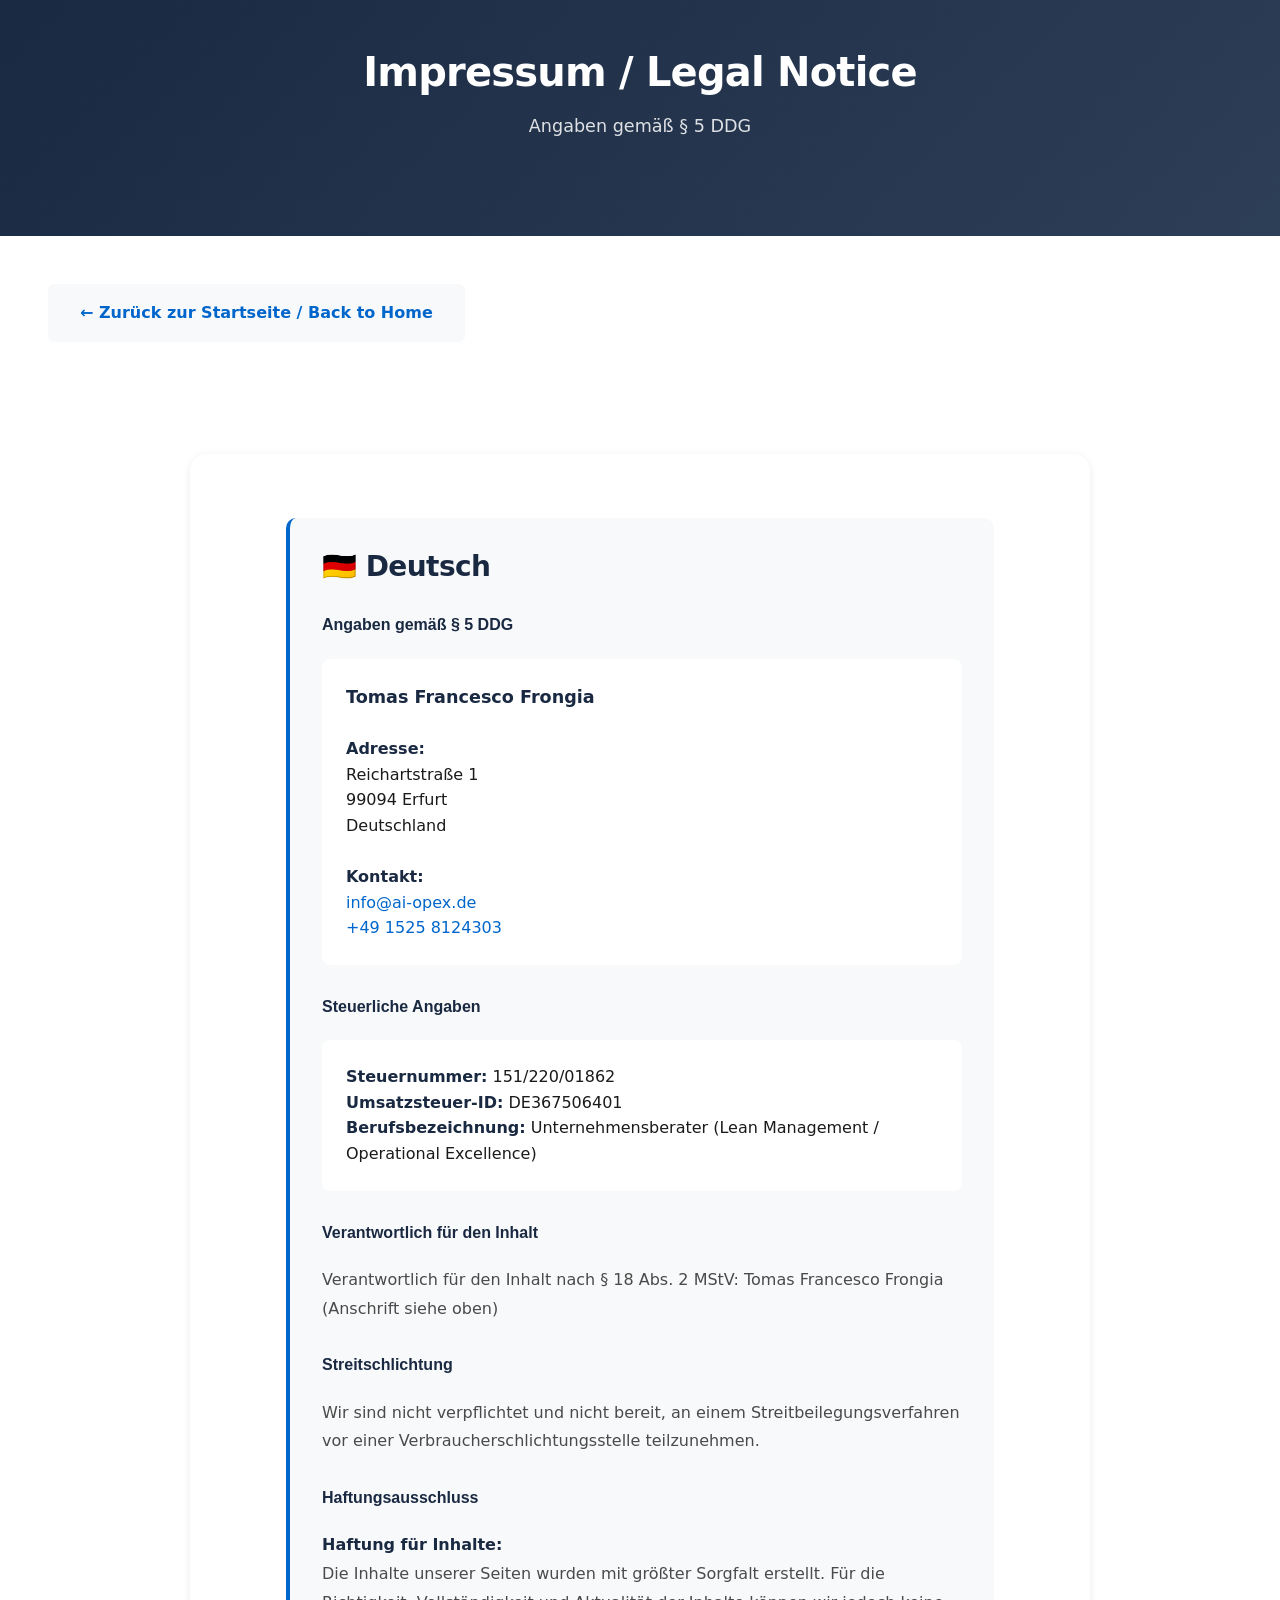
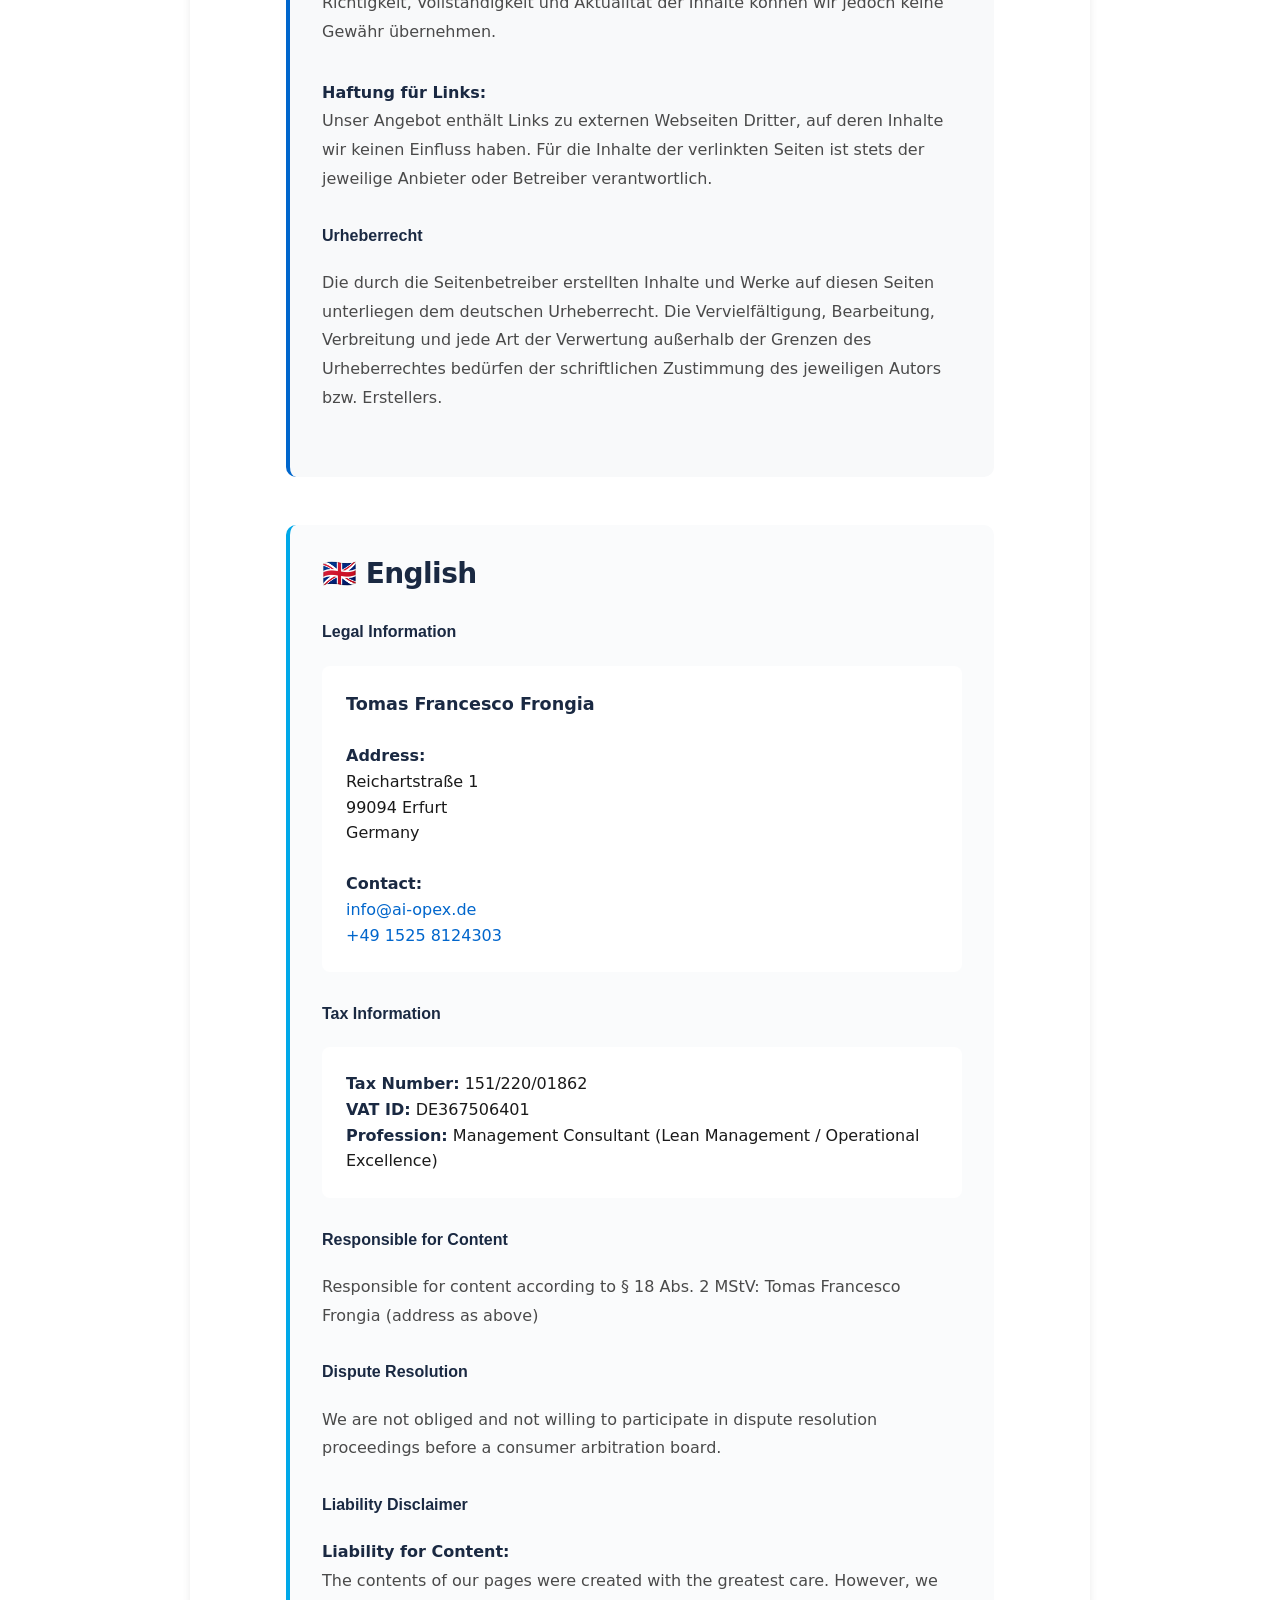
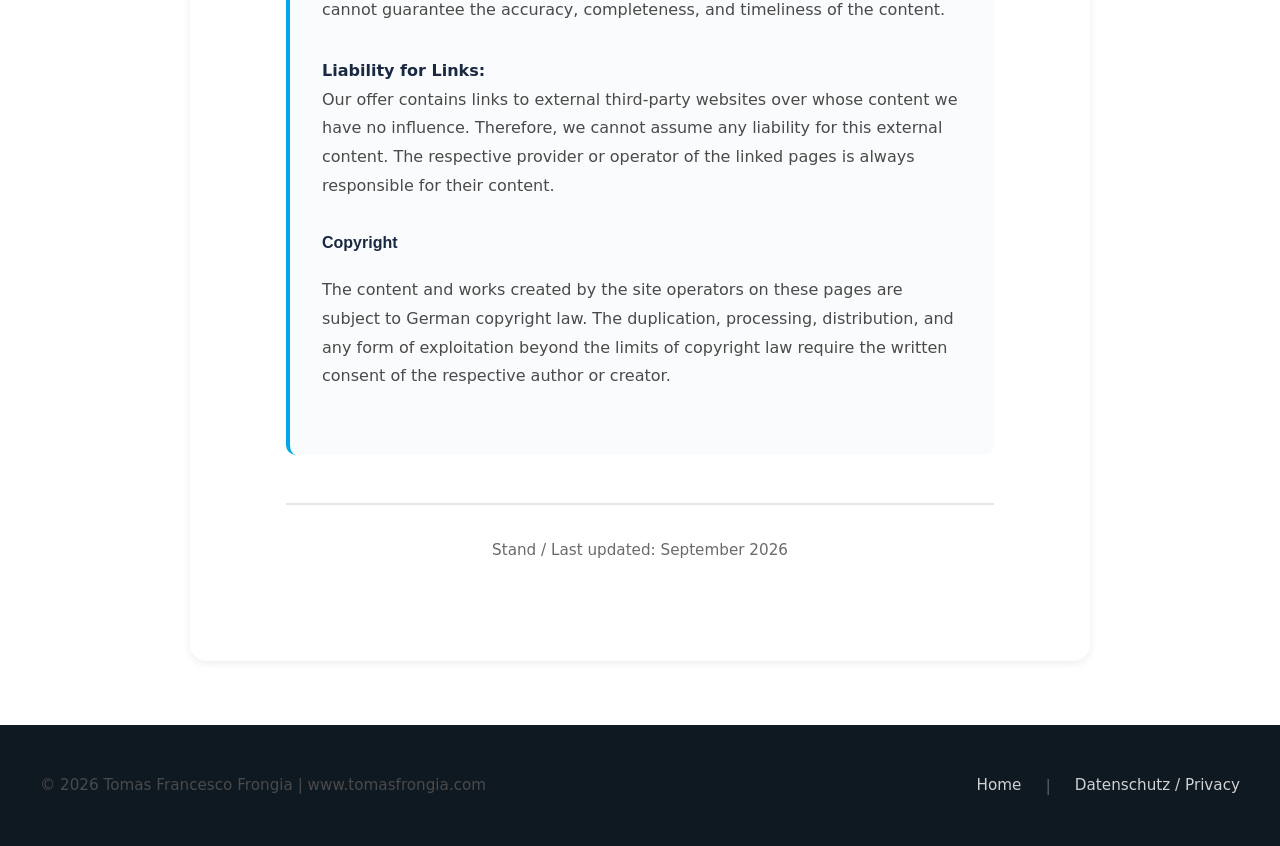
<file: impressum.html>
<!DOCTYPE html>
<html lang="de">
<head>
  <meta charset="UTF-8">
  <meta name="viewport" content="width=device-width, initial-scale=1.0">
  <title>Impressum / Legal Notice | Tomas Francesco Frongia</title>
  <link rel="stylesheet" href="style.css">
</head>
<body>

<header style="padding: 3rem 1.5rem;">
  <div class="header-content">
    <h1 style="font-size: 2.5rem;">Impressum / Legal Notice</h1>
    <p class="subtitle">Angaben gemäß § 5 DDG</p>
  </div>
</header>

<a href="index.html" class="back-link">← Zurück zur Startseite / Back to Home</a>

<section id="impressum">
  <div class="container">

    <div style="background: #f8f9fa; padding: 2rem; border-radius: 10px; margin-bottom: 3rem; border-left: 4px solid #0066cc;">
      <h3 style="margin-top: 0; color: #1a2942;">🇩🇪 Deutsch</h3>

      <h4 style="color: #1a2942; margin-top: 2rem;">Angaben gemäß § 5 DDG</h4>
      <div style="background: white; padding: 1.5rem; border-radius: 8px; margin-top: 1rem;">
        <strong style="font-size: 1.1rem; color: #1a2942;">Tomas Francesco Frongia</strong><br><br>
        <strong>Adresse:</strong><br>
        Reichartstraße 1<br>
        99094 Erfurt<br>
        Deutschland<br><br>
        <strong>Kontakt:</strong><br>
        <a href="mailto:info@ai-opex.de">info@ai-opex.de</a><br>
        <a href="tel:+4915258124303">+49 1525 8124303</a>
      </div>

      <h4 style="color: #1a2942; margin-top: 2rem;">Steuerliche Angaben</h4>
      <div style="background: white; padding: 1.5rem; border-radius: 8px; margin-top: 1rem;">
        <strong>Steuernummer:</strong> 151/220/01862<br>
        <strong>Umsatzsteuer-ID:</strong> DE367506401<br>
        <strong>Berufsbezeichnung:</strong> Unternehmensberater (Lean Management / Operational Excellence)
      </div>

      <h4 style="color: #1a2942; margin-top: 2rem;">Verantwortlich für den Inhalt</h4>
      <p>Verantwortlich für den Inhalt nach § 18 Abs. 2 MStV: Tomas Francesco Frongia (Anschrift siehe oben)</p>

      <h4 style="color: #1a2942; margin-top: 2rem;">Streitschlichtung</h4>
      <p>
        Wir sind nicht verpflichtet und nicht bereit, an einem Streitbeilegungsverfahren vor einer Verbraucherschlichtungsstelle teilzunehmen.
      </p>

      <h4 style="color: #1a2942; margin-top: 2rem;">Haftungsausschluss</h4>
      <p><strong>Haftung für Inhalte:</strong><br>
      Die Inhalte unserer Seiten wurden mit größter Sorgfalt erstellt. Für die Richtigkeit, Vollständigkeit und Aktualität der Inhalte können wir jedoch keine Gewähr übernehmen.</p>

      <p><strong>Haftung für Links:</strong><br>
      Unser Angebot enthält Links zu externen Webseiten Dritter, auf deren Inhalte wir keinen Einfluss haben. Für die Inhalte der verlinkten Seiten ist stets der jeweilige Anbieter oder Betreiber verantwortlich.</p>

      <h4 style="color: #1a2942; margin-top: 2rem;">Urheberrecht</h4>
      <p>Die durch die Seitenbetreiber erstellten Inhalte und Werke auf diesen Seiten unterliegen dem deutschen Urheberrecht. Die Vervielfältigung, Bearbeitung, Verbreitung und jede Art der Verwertung außerhalb der Grenzen des Urheberrechtes bedürfen der schriftlichen Zustimmung des jeweiligen Autors bzw. Erstellers.</p>
    </div>

    <div style="background: #fafbfc; padding: 2rem; border-radius: 10px; border-left: 4px solid #00a8e8;">
      <h3 style="margin-top: 0; color: #1a2942;">🇬🇧 English</h3>

      <h4 style="color: #1a2942; margin-top: 2rem;">Legal Information</h4>
      <div style="background: white; padding: 1.5rem; border-radius: 8px; margin-top: 1rem;">
        <strong style="font-size: 1.1rem; color: #1a2942;">Tomas Francesco Frongia</strong><br><br>
        <strong>Address:</strong><br>
        Reichartstraße 1<br>
        99094 Erfurt<br>
        Germany<br><br>
        <strong>Contact:</strong><br>
        <a href="mailto:info@ai-opex.de">info@ai-opex.de</a><br>
        <a href="tel:+4915258124303">+49 1525 8124303</a>
      </div>

      <h4 style="color: #1a2942; margin-top: 2rem;">Tax Information</h4>
      <div style="background: white; padding: 1.5rem; border-radius: 8px; margin-top: 1rem;">
        <strong>Tax Number:</strong> 151/220/01862<br>
        <strong>VAT ID:</strong> DE367506401<br>
        <strong>Profession:</strong> Management Consultant (Lean Management / Operational Excellence)
      </div>

      <h4 style="color: #1a2942; margin-top: 2rem;">Responsible for Content</h4>
      <p>Responsible for content according to § 18 Abs. 2 MStV: Tomas Francesco Frongia (address as above)</p>

      <h4 style="color: #1a2942; margin-top: 2rem;">Dispute Resolution</h4>
      <p>
        We are not obliged and not willing to participate in dispute resolution proceedings before a consumer arbitration board.
      </p>

      <h4 style="color: #1a2942; margin-top: 2rem;">Liability Disclaimer</h4>
      <p><strong>Liability for Content:</strong><br>
      The contents of our pages were created with the greatest care. However, we cannot guarantee the accuracy, completeness, and timeliness of the content.</p>

      <p><strong>Liability for Links:</strong><br>
      Our offer contains links to external third-party websites over whose content we have no influence. Therefore, we cannot assume any liability for this external content. The respective provider or operator of the linked pages is always responsible for their content.</p>

      <h4 style="color: #1a2942; margin-top: 2rem;">Copyright</h4>
      <p>The content and works created by the site operators on these pages are subject to German copyright law. The duplication, processing, distribution, and any form of exploitation beyond the limits of copyright law require the written consent of the respective author or creator.</p>
    </div>

    <div style="text-align: center; margin-top: 3rem; padding-top: 2rem; border-top: 2px solid #e5e7eb;">
      <p style="color: #6a6a6a; font-size: 0.95rem;">Stand / Last updated: September 2026</p>
    </div>

  </div>
</section>

<footer>
  <div class="footer-content">
    <p class="footer-copyright">© 2026 Tomas Francesco Frongia | www.tomasfrongia.com</p>
    <nav class="footer-nav">
      <a href="index.html">Home</a>
      <span class="separator">|</span>
      <a href="privacy.html">Datenschutz / Privacy</a>
    </nav>
  </div>
</footer>

</body>
</html>
</file>
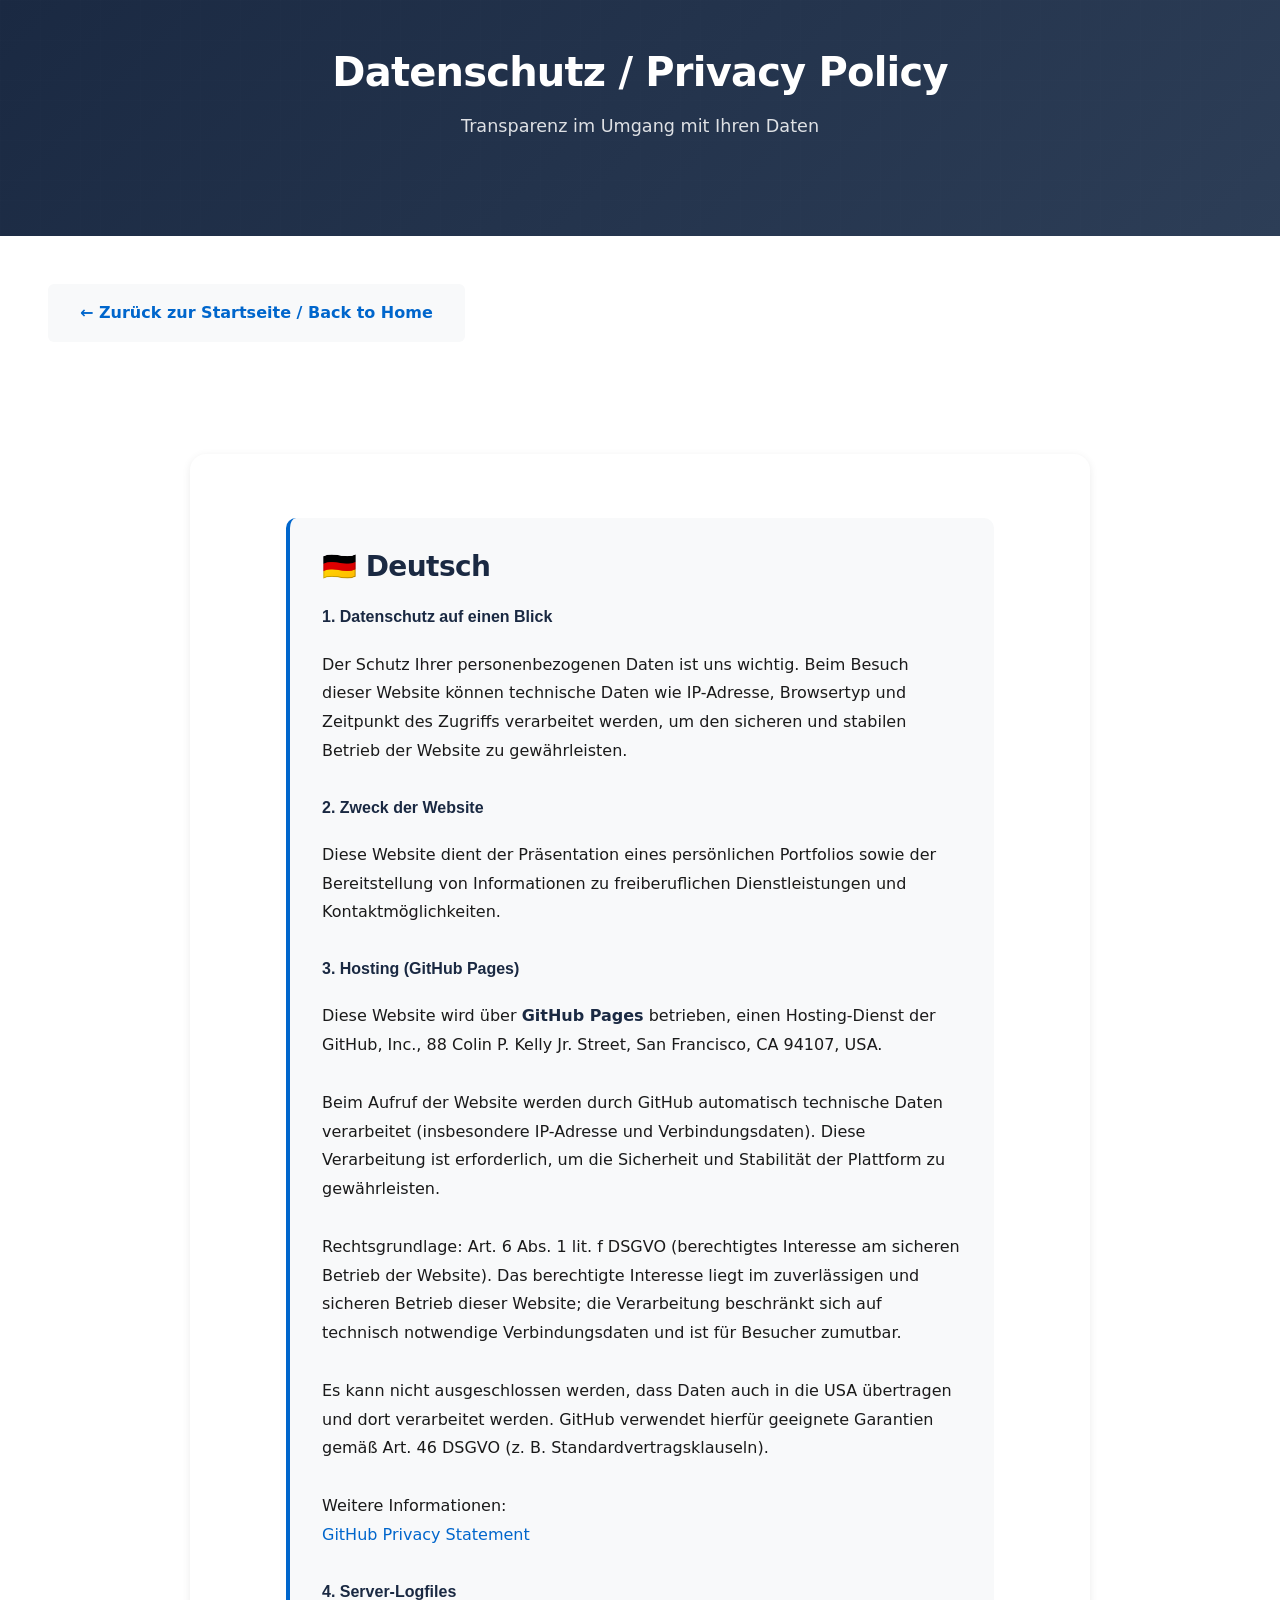
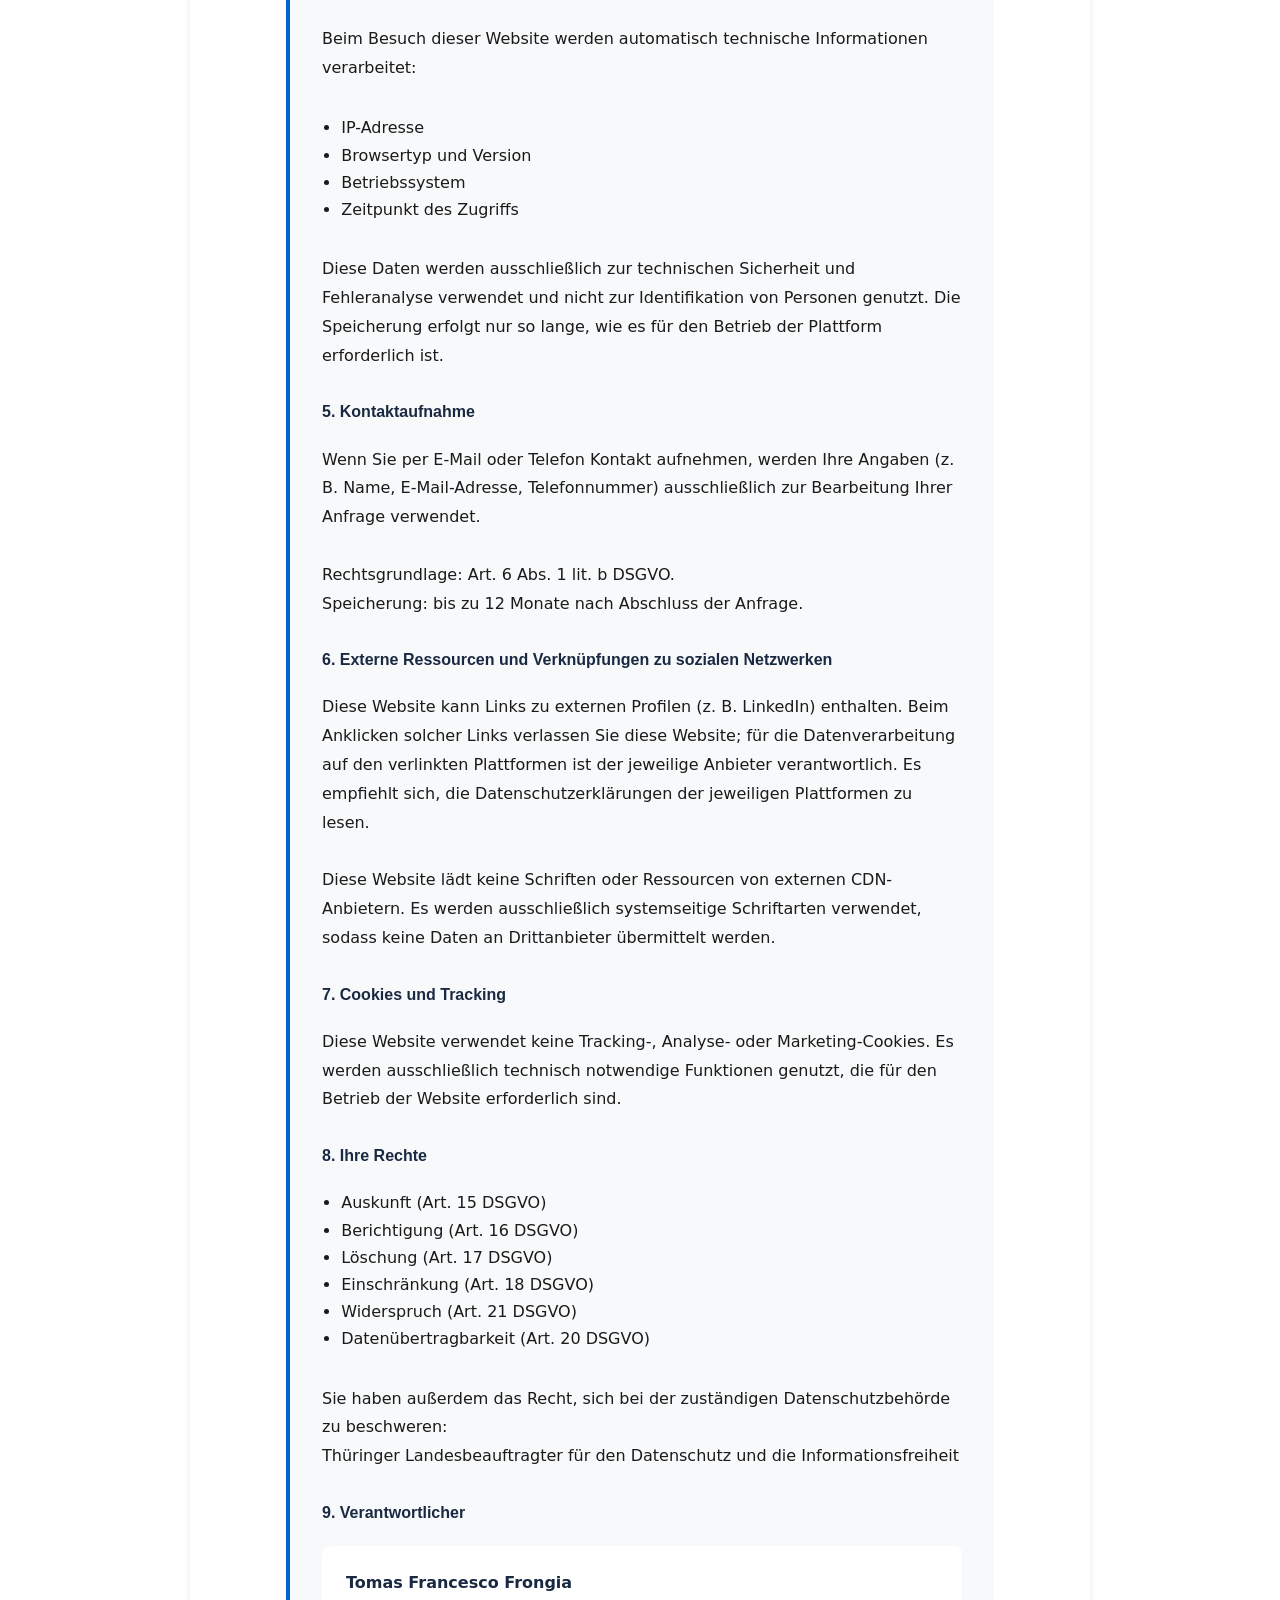
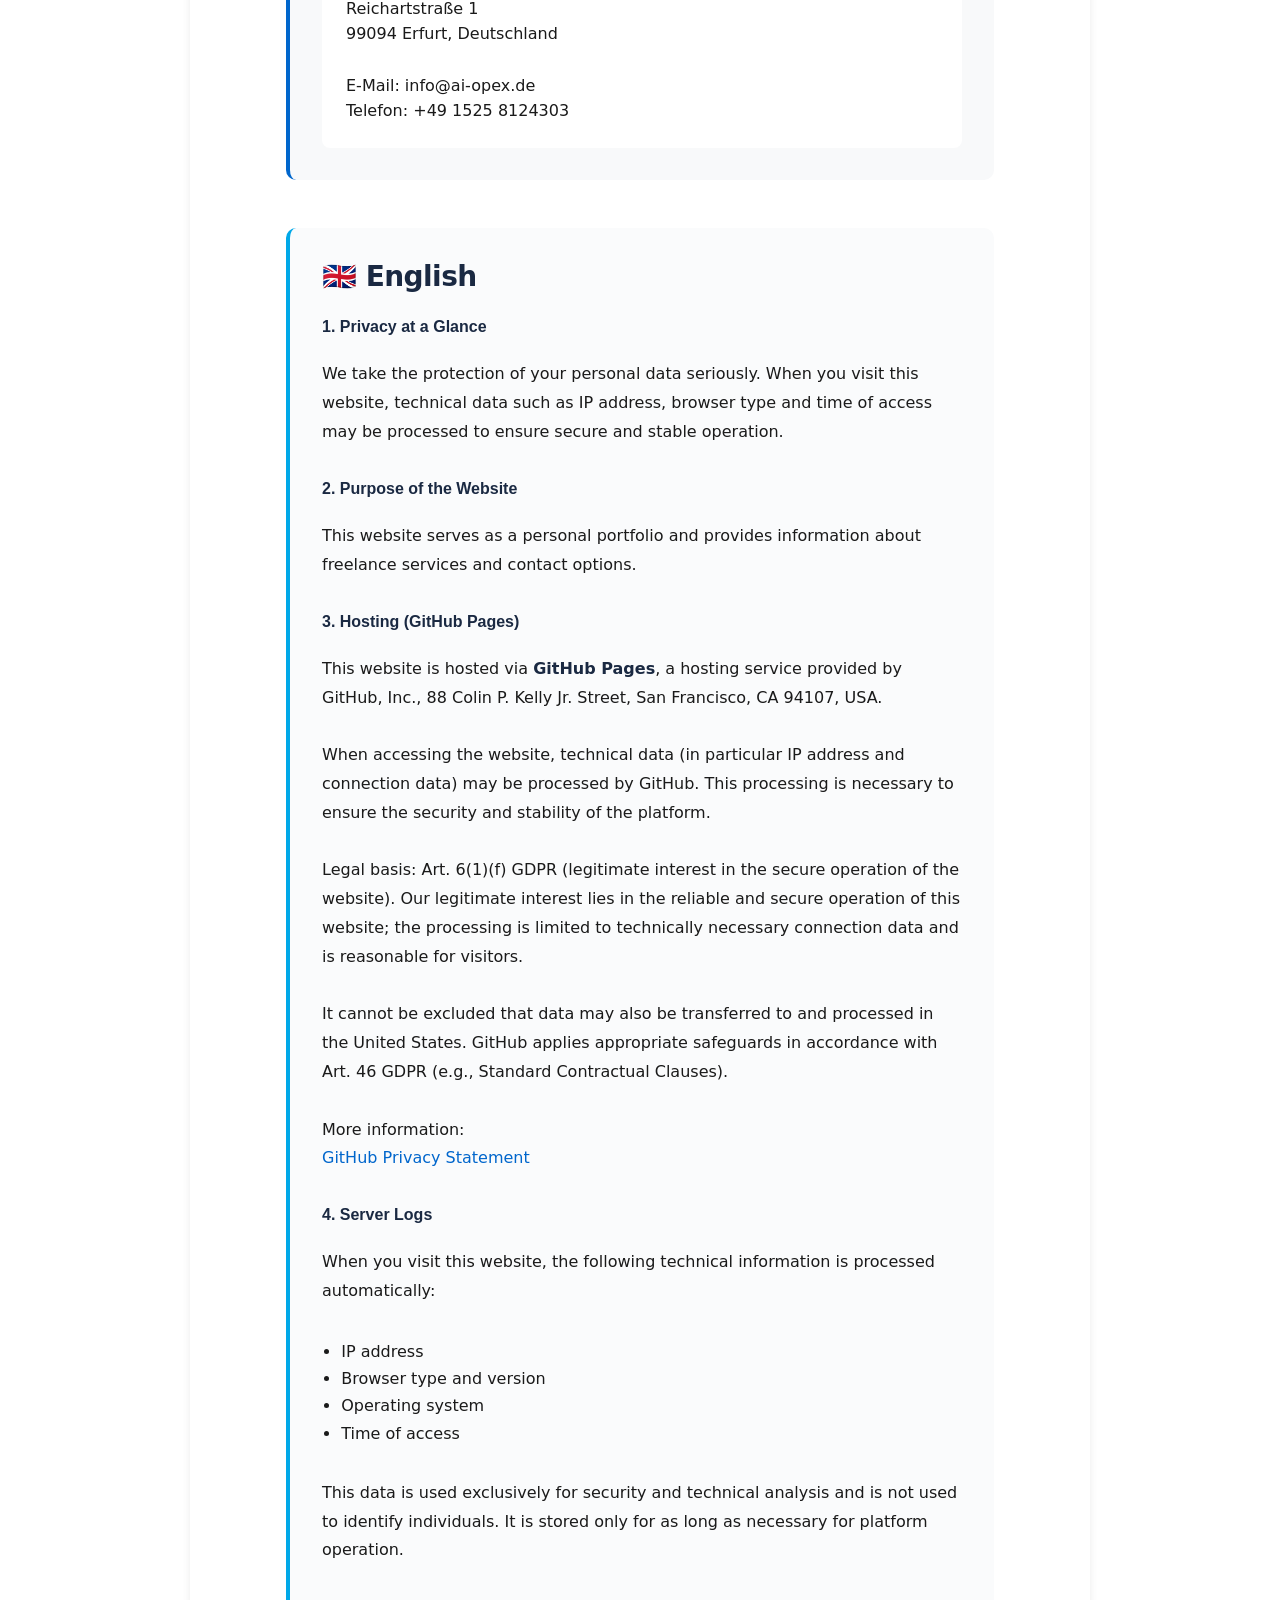
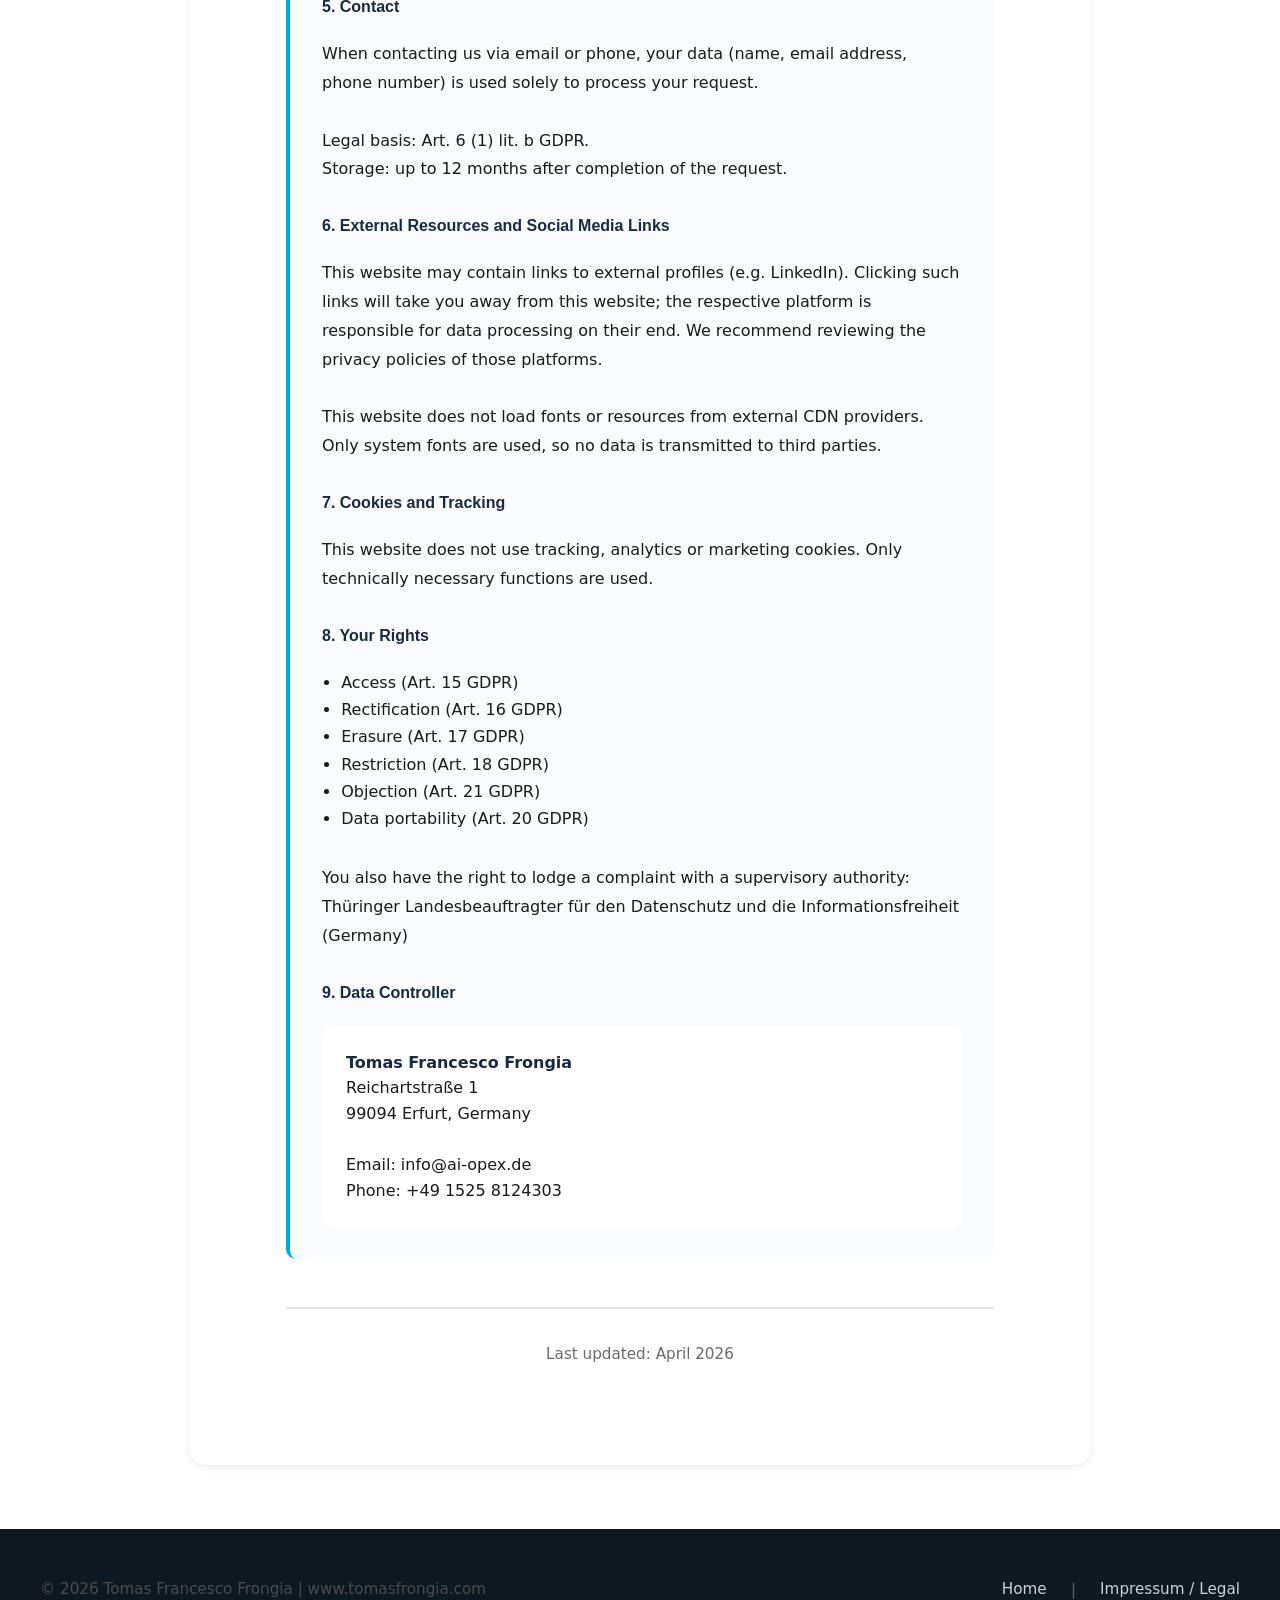
<file: privacy.html>
<!DOCTYPE html>
<html lang="de">
<head>
  <meta charset="UTF-8">
  <meta name="viewport" content="width=device-width, initial-scale=1.0">
  <title>Datenschutz / Privacy | Tomas Francesco Frongia</title>
  <link rel="stylesheet" href="style.css">
</head>

<body>

<header style="padding: 3rem 1.5rem;">
  <div class="header-content">
    <h1 style="font-size: 2.5rem;">Datenschutz / Privacy Policy</h1>
    <p class="subtitle">Transparenz im Umgang mit Ihren Daten</p>
  </div>
</header>

<a href="index.html" class="back-link">← Zurück zur Startseite / Back to Home</a>

<section id="privacy">
  <div class="container">

    <!-- 🇩🇪 GERMAN -->
    <div style="background: #f8f9fa; padding: 2rem; border-radius: 10px; margin-bottom: 3rem; border-left: 4px solid #0066cc;">
      <h3>🇩🇪 Deutsch</h3>

      <h4>1. Datenschutz auf einen Blick</h4>
      <p>
        Der Schutz Ihrer personenbezogenen Daten ist uns wichtig. Beim Besuch dieser Website können technische Daten wie IP-Adresse, Browsertyp und Zeitpunkt des Zugriffs verarbeitet werden, um den sicheren und stabilen Betrieb der Website zu gewährleisten.
      </p>

      <h4>2. Zweck der Website</h4>
      <p>
        Diese Website dient der Präsentation eines persönlichen Portfolios sowie der Bereitstellung von Informationen zu freiberuflichen Dienstleistungen und Kontaktmöglichkeiten.
      </p>
      

      <h4>3. Hosting (GitHub Pages)</h4>
      <p>
        Diese Website wird über <strong>GitHub Pages</strong> betrieben, einen Hosting-Dienst der GitHub, Inc., 88 Colin P. Kelly Jr. Street, San Francisco, CA 94107, USA.
        <br><br>
        Beim Aufruf der Website werden durch GitHub automatisch technische Daten verarbeitet (insbesondere IP-Adresse und Verbindungsdaten). Diese Verarbeitung ist erforderlich, um die Sicherheit und Stabilität der Plattform zu gewährleisten.
        <br><br>
        Rechtsgrundlage: Art. 6 Abs. 1 lit. f DSGVO (berechtigtes Interesse am sicheren Betrieb der Website). Das berechtigte Interesse liegt im zuverlässigen und sicheren Betrieb dieser Website; die Verarbeitung beschränkt sich auf technisch notwendige Verbindungsdaten und ist für Besucher zumutbar.
        <br><br>
        Es kann nicht ausgeschlossen werden, dass Daten auch in die USA übertragen und dort verarbeitet werden. GitHub verwendet hierfür geeignete Garantien gemäß Art. 46 DSGVO (z. B. Standardvertragsklauseln).
        <br><br>

        Weitere Informationen:
        <br>
        <a href="https://docs.github.com/en/site-policy/privacy-policies/github-privacy-statement" target="_blank">
          GitHub Privacy Statement
        </a>
      </p>

      <h4>4. Server-Logfiles</h4>
      <p>
        Beim Besuch dieser Website werden automatisch technische Informationen verarbeitet:
      </p>
      <ul>
        <li>IP-Adresse</li>
        <li>Browsertyp und Version</li>
        <li>Betriebssystem</li>
        <li>Zeitpunkt des Zugriffs</li>
      </ul></p>
      <p>
        Diese Daten werden ausschließlich zur technischen Sicherheit und Fehleranalyse verwendet und nicht zur Identifikation von Personen genutzt.
        Die Speicherung erfolgt nur so lange, wie es für den Betrieb der Plattform erforderlich ist.
      </p>

      <h4>5. Kontaktaufnahme</h4>
      <p>
        Wenn Sie per E-Mail oder Telefon Kontakt aufnehmen, werden Ihre Angaben (z. B. Name, E-Mail-Adresse, Telefonnummer) ausschließlich zur Bearbeitung Ihrer Anfrage verwendet.
        <br><br>
        Rechtsgrundlage: Art. 6 Abs. 1 lit. b DSGVO.
        <br>
        Speicherung: bis zu 12 Monate nach Abschluss der Anfrage.
      </p>

      <h4>6. Externe Ressourcen und Verknüpfungen zu sozialen Netzwerken</h4>
      <p>
        Diese Website kann Links zu externen Profilen (z. B. LinkedIn) enthalten. Beim Anklicken solcher Links verlassen Sie diese Website; für die Datenverarbeitung auf den verlinkten Plattformen ist der jeweilige Anbieter verantwortlich. Es empfiehlt sich, die Datenschutzerklärungen der jeweiligen Plattformen zu lesen.
        <br><br>
        Diese Website lädt keine Schriften oder Ressourcen von externen CDN-Anbietern. Es werden ausschließlich systemseitige Schriftarten verwendet, sodass keine Daten an Drittanbieter übermittelt werden.
      </p>

      <h4>7. Cookies und Tracking</h4>
      <p>
        Diese Website verwendet keine Tracking-, Analyse- oder Marketing-Cookies.
        Es werden ausschließlich technisch notwendige Funktionen genutzt, die für den Betrieb der Website erforderlich sind.
      </p>

      <h4>8. Ihre Rechte</h4>
      <ul>
        <li>Auskunft (Art. 15 DSGVO)</li>
        <li>Berichtigung (Art. 16 DSGVO)</li>
        <li>Löschung (Art. 17 DSGVO)</li>
        <li>Einschränkung (Art. 18 DSGVO)</li>
        <li>Widerspruch (Art. 21 DSGVO)</li>
        <li>Datenübertragbarkeit (Art. 20 DSGVO)</li>
      </ul></p>
      <p>
        Sie haben außerdem das Recht, sich bei der zuständigen Datenschutzbehörde zu beschweren:
        <br>
        Thüringer Landesbeauftragter für den Datenschutz und die Informationsfreiheit
      </p>

      <h4>9. Verantwortlicher</h4>
      <div style="background: white; padding: 1.5rem; border-radius: 8px;">
        <strong>Tomas Francesco Frongia</strong><br>
        Reichartstraße 1<br>
        99094 Erfurt, Deutschland<br><br>
        E-Mail: info@ai-opex.de<br>
        Telefon: +49 1525 8124303
      </div>
    </div>

    <!-- 🇬🇧 ENGLISH -->
    <div style="background: #fafbfc; padding: 2rem; border-radius: 10px; border-left: 4px solid #00a8e8;">
      <h3>🇬🇧 English</h3>

      <h4>1. Privacy at a Glance</h4>
      <p>
        We take the protection of your personal data seriously. When you visit this website, technical data such as IP address, browser type and time of access may be processed to ensure secure and stable operation.
      </p>

      <h4>2. Purpose of the Website</h4>
      <p>
        This website serves as a personal portfolio and provides information about freelance services and contact options.
      </p>

      <h4>3. Hosting (GitHub Pages)</h4>
      <p>
        This website is hosted via <strong>GitHub Pages</strong>, a hosting service provided by GitHub, Inc., 88 Colin P. Kelly Jr. Street, San Francisco, CA 94107, USA.
        <br><br>
        When accessing the website, technical data (in particular IP address and connection data) may be processed by GitHub. This processing is necessary to ensure the security and stability of the platform.
        <br><br>
        Legal basis: Art. 6(1)(f) GDPR (legitimate interest in the secure operation of the website). Our legitimate interest lies in the reliable and secure operation of this website; the processing is limited to technically necessary connection data and is reasonable for visitors.
        <br><br>
        It cannot be excluded that data may also be transferred to and processed in the United States. GitHub applies appropriate safeguards in accordance with Art. 46 GDPR (e.g., Standard Contractual Clauses).
        <br><br>

        More information:
        <br>
        <a href="https://docs.github.com/en/site-policy/privacy-policies/github-privacy-statement" target="_blank">
          GitHub Privacy Statement
        </a>
      </p>

      <h4>4. Server Logs</h4>
      <p>
        When you visit this website, the following technical information is processed automatically:
      </p>
      <ul>
        <li>IP address</li>
        <li>Browser type and version</li>
        <li>Operating system</li>
        <li>Time of access</li>
      </ul></p>
      <p>
        This data is used exclusively for security and technical analysis and is not used to identify individuals.
        It is stored only for as long as necessary for platform operation.
      </p>

      <h4>5. Contact</h4>
      <p>
        When contacting us via email or phone, your data (name, email address, phone number) is used solely to process your request.
        <br><br>
        Legal basis: Art. 6 (1) lit. b GDPR.
        <br>
        Storage: up to 12 months after completion of the request.
      </p>

      <h4>6. External Resources and Social Media Links</h4>
      <p>
        This website may contain links to external profiles (e.g. LinkedIn). Clicking such links will take you away from this website; the respective platform is responsible for data processing on their end. We recommend reviewing the privacy policies of those platforms.
        <br><br>
        This website does not load fonts or resources from external CDN providers. Only system fonts are used, so no data is transmitted to third parties.
      </p>

      <h4>7. Cookies and Tracking</h4>
      <p>
        This website does not use tracking, analytics or marketing cookies.
        Only technically necessary functions are used.
      </p>

      <h4>8. Your Rights</h4>
      <ul>
        <li>Access (Art. 15 GDPR)</li>
        <li>Rectification (Art. 16 GDPR)</li>
        <li>Erasure (Art. 17 GDPR)</li>
        <li>Restriction (Art. 18 GDPR)</li>
        <li>Objection (Art. 21 GDPR)</li>
        <li>Data portability (Art. 20 GDPR)</li>
      </ul></p>
      <p>
        You also have the right to lodge a complaint with a supervisory authority:
        Thüringer Landesbeauftragter für den Datenschutz und die Informationsfreiheit (Germany)
      </p>

      <h4>9. Data Controller</h4>
      <div style="background: white; padding: 1.5rem; border-radius: 8px;">
        <strong>Tomas Francesco Frongia</strong><br>
        Reichartstraße 1<br>
        99094 Erfurt, Germany<br><br>
        Email: info@ai-opex.de<br>
        Phone: +49 1525 8124303
      </div>
    </div>

    <div style="text-align: center; margin-top: 3rem; padding-top: 2rem; border-top: 2px solid #e5e7eb;">
      <p style="color: #6a6a6a; font-size: 0.95rem;">Last updated: April 2026</p>
    </div>

  </div>
</section>

<footer>
  <div class="footer-content">
    <p class="footer-copyright">© 2026 Tomas Francesco Frongia | www.tomasfrongia.com</p>
    <nav class="footer-nav">
      <a href="index.html">Home</a>
      <span class="separator">|</span>
      <a href="impressum.html">Impressum / Legal</a>
    </nav>
  </div>
</footer>

</body>
</html>
</file>
<file: style.css>
/* ===================================
   TOMAS FRONGIA - PROFESSIONAL PORTFOLIO
   Modern, Clean, Professional Design
   =================================== */

/* === CSS RESET & BASE === */
* {
  margin: 0;
  padding: 0;
  box-sizing: border-box;
}

:root {
  /* Color Palette */
  --primary-color: #0066cc;
  --primary-dark: #004999;
  --primary-light: #3385db;
  --secondary-color: #1a2942;
  --secondary-light: #2d3e57;
  --accent-color: #00a8e8;
  --text-dark: #1a1a1a;
  --text-medium: #4a4a4a;
  --text-light: #6a6a6a;
  --bg-white: #ffffff;
  --bg-light: #f8f9fa;
  --bg-lighter: #fafbfc;
  --border-color: #e5e7eb;
  --shadow-sm: 0 2px 8px rgba(0, 0, 0, 0.08);
  --shadow-md: 0 4px 16px rgba(0, 0, 0, 0.1);
  --shadow-lg: 0 8px 24px rgba(0, 0, 0, 0.12);
  
  /* Typography */
  --font-primary: 'Inter', -apple-system, BlinkMacSystemFont, 'Segoe UI', sans-serif;
  --font-heading: 'Poppins', sans-serif;
  
  /* Spacing */
  --spacing-xs: 0.5rem;
  --spacing-sm: 1rem;
  --spacing-md: 1.5rem;
  --spacing-lg: 2rem;
  --spacing-xl: 3rem;
  --spacing-2xl: 4rem;
  --spacing-3xl: 6rem;
  
  /* Border Radius */
  --radius-sm: 6px;
  --radius-md: 10px;
  --radius-lg: 16px;
  --radius-full: 9999px;
  
  /* Transitions */
  --transition-fast: 0.2s ease;
  --transition-base: 0.3s ease;
  --transition-slow: 0.4s ease;
}

/* === TYPOGRAPHY === */
body {
  font-family: var(--font-primary);
  color: var(--text-dark);
  background: var(--bg-white);
  line-height: 1.7;
  font-size: 16px;
  -webkit-font-smoothing: antialiased;
  -moz-osx-font-smoothing: grayscale;
}

h1, h2, h3, h4, h5, h6 {
  font-family: var(--font-heading);
  font-weight: 700;
  line-height: 1.2;
  color: var(--text-dark);
  margin-bottom: var(--spacing-md);
}

h1 {
  font-size: clamp(2rem, 5vw, 3.5rem);
}

h2 {
  font-size: clamp(1.75rem, 4vw, 2.5rem);
}

h3 {
  font-size: clamp(1.25rem, 3vw, 1.75rem);
}

p {
  margin-bottom: var(--spacing-md);
  color: var(--text-medium);
}

a {
  color: var(--primary-color);
  text-decoration: none;
  transition: color var(--transition-fast);
}

a:hover {
  color: var(--primary-dark);
}

/* === LAYOUT === */
.container {
  max-width: 1200px;
  margin: 0 auto;
  padding: 0 var(--spacing-lg);
}

section {
  padding: var(--spacing-3xl) 0;
}

/* === HEADER === */
header {
  background: linear-gradient(135deg, var(--secondary-color) 0%, var(--secondary-light) 100%);
  color: var(--bg-white);
  padding: var(--spacing-3xl) var(--spacing-lg);
  text-align: center;
  position: relative;
  overflow: hidden;
}

header::before {
  content: '';
  position: absolute;
  top: 0;
  left: 0;
  right: 0;
  bottom: 0;
  background: url('data:image/svg+xml,<svg width="100" height="100" xmlns="http://www.w3.org/2000/svg"><defs><pattern id="grid" width="40" height="40" patternUnits="userSpaceOnUse"><path d="M 40 0 L 0 0 0 40" fill="none" stroke="rgba(255,255,255,0.03)" stroke-width="1"/></pattern></defs><rect width="100" height="100" fill="url(%23grid)"/></svg>');
  opacity: 0.4;
}

.header-content {
  position: relative;
  z-index: 1;
  max-width: 900px;
  margin: 0 auto;
}

.header-photo {
  width: 180px;
  height: 180px;
  border-radius: 50%;
  border: 6px solid rgba(255, 255, 255, 0.2);
  object-fit: cover;
  margin: 0 auto var(--spacing-lg) auto;
  display: block;
  box-shadow: 0 8px 32px rgba(0, 0, 0, 0.2);
  transition: transform var(--transition-base);
}

.header-photo:hover {
  transform: scale(1.05);
}

header h1 {
  color: var(--bg-white);
  margin-bottom: var(--spacing-sm);
  font-weight: 700;
  letter-spacing: -0.02em;
}

.tagline {
  font-size: clamp(1.1rem, 2.5vw, 1.4rem);
  font-weight: 600;
  color: var(--accent-color);
  margin-bottom: var(--spacing-xs);
}

.subtitle {
  font-size: clamp(0.95rem, 2vw, 1.1rem);
  color: rgba(255, 255, 255, 0.85);
  margin-bottom: var(--spacing-xl);
}

/* === BUTTONS === */
.btn {
  display: inline-block;
  padding: 14px 32px;
  border-radius: var(--radius-sm);
  font-weight: 600;
  font-size: 1rem;
  text-align: center;
  cursor: pointer;
  transition: all var(--transition-base);
  border: 2px solid transparent;
  text-decoration: none;
}

.btn-primary {
  background: var(--accent-color);
  color: var(--bg-white);
}

.btn-primary:hover {
  background: var(--primary-color);
  transform: translateY(-2px);
  box-shadow: 0 8px 20px rgba(0, 102, 204, 0.3);
}

.btn-large {
  padding: 18px 48px;
  font-size: 1.1rem;
}

/* === LANGUAGE TOGGLE === */
.lang-toggle {
  text-align: center;
  padding: var(--spacing-lg) 0;
  background: var(--bg-lighter);
  border-bottom: 1px solid var(--border-color);
  position: sticky;
  top: 0;
  z-index: 100;
  backdrop-filter: blur(10px);
  background: rgba(255, 255, 255, 0.95);
}

.lang-btn {
  padding: 10px 24px;
  margin: 0 6px;
  border: 2px solid var(--border-color);
  border-radius: var(--radius-full);
  background: var(--bg-white);
  color: var(--text-medium);
  font-weight: 600;
  font-size: 0.95rem;
  cursor: pointer;
  transition: all var(--transition-fast);
  font-family: var(--font-primary);
}

.lang-btn:hover {
  border-color: var(--primary-color);
  color: var(--primary-color);
}

.lang-btn.active {
  background: var(--primary-color);
  border-color: var(--primary-color);
  color: var(--bg-white);
}

/* === LANGUAGE SECTIONS === */
.lang {
  display: none;
}

.lang.active {
  display: block;
  animation: fadeIn 0.4s ease;
}

@keyframes fadeIn {
  from {
    opacity: 0;
    transform: translateY(10px);
  }
  to {
    opacity: 1;
    transform: translateY(0);
  }
}

/* === SECTION HEADERS === */
.section-header {
  text-align: center;
  margin-bottom: var(--spacing-2xl);
}

.section-label {
  display: inline-block;
  padding: 6px 16px;
  background: var(--bg-light);
  color: var(--primary-color);
  font-size: 0.85rem;
  font-weight: 700;
  text-transform: uppercase;
  letter-spacing: 0.1em;
  border-radius: var(--radius-full);
  margin-bottom: var(--spacing-md);
}

.section-header h2 {
  color: var(--secondary-color);
  margin-bottom: var(--spacing-sm);
}

/* === ABOUT SECTION === */
.about-section {
  background: var(--bg-white);
}

.lead-text {
  font-size: clamp(1.1rem, 2.5vw, 1.35rem);
  line-height: 1.7;
  color: var(--text-dark);
  font-weight: 500;
  max-width: 900px;
  margin: 0 auto var(--spacing-lg) auto;
  text-align: center;
}

.about-section p {
  max-width: 800px;
  margin-left: auto;
  margin-right: auto;
  text-align: center;
  font-size: 1.05rem;
}

/* === CHALLENGES SECTION === */
.challenges-section {
  background: var(--bg-lighter);
}

.challenges-grid {
  display: grid;
  grid-template-columns: repeat(4, 1fr);
  gap: var(--spacing-lg);
  max-width: 1200px;
  margin: 0 auto;
}

.challenge-card {
  background: var(--bg-white);
  padding: var(--spacing-xl);
  border-radius: var(--radius-md);
  border: 1px solid var(--border-color);
  text-align: center;
  transition: all var(--transition-base);
}

.challenge-card:hover {
  transform: translateY(-4px);
  box-shadow: var(--shadow-md);
  border-color: var(--primary-light);
}

.challenge-icon {
  font-size: 3rem;
  margin-bottom: var(--spacing-md);
  filter: grayscale(0.2);
}

.challenge-card h3 {
  font-size: 1.25rem;
  margin-bottom: var(--spacing-sm);
  color: var(--secondary-color);
}

.challenge-card p {
  color: var(--text-light);
  font-size: 0.95rem;
  margin-bottom: 0;
}

/* === APPROACH SECTION === */
.approach-section {
  background: var(--bg-white);
}

.approach-content {
  display: grid;
  grid-template-columns: 1fr 1fr;
  gap: var(--spacing-2xl);
  align-items: center;
  max-width: 1100px;
  margin: 0 auto;
}

.approach-text h3 {
  color: var(--secondary-color);
  margin-bottom: var(--spacing-md);
}

.approach-text p {
  margin-bottom: var(--spacing-lg);
}

.method-list {
  list-style: none;
  padding: 0;
}

.method-list li {
  padding: var(--spacing-sm) 0;
  padding-left: var(--spacing-lg);
  position: relative;
  color: var(--text-medium);
  line-height: 1.6;
}

.method-list li::before {
  content: '✓';
  position: absolute;
  left: 0;
  color: var(--accent-color);
  font-weight: bold;
  font-size: 1.2rem;
}

.method-list strong {
  color: var(--text-dark);
}

.approach-stats {
  display: flex;
  flex-direction: column;
  gap: var(--spacing-md);
}

.stat-card {
  background: linear-gradient(135deg, var(--primary-color) 0%, var(--primary-dark) 100%);
  padding: var(--spacing-xl);
  border-radius: var(--radius-md);
  text-align: center;
  color: var(--bg-white);
  box-shadow: var(--shadow-md);
  transition: transform var(--transition-base);
}

.stat-card:hover {
  transform: scale(1.03);
}

.stat-number {
  font-size: clamp(2.5rem, 5vw, 3.5rem);
  font-weight: 700;
  font-family: var(--font-heading);
  margin-bottom: var(--spacing-xs);
  line-height: 1;
}

.stat-label {
  font-size: 0.95rem;
  font-weight: 500;
  opacity: 0.95;
  text-transform: uppercase;
  letter-spacing: 0.05em;
}

/* === FOCUS SECTION === */
.focus-section {
  background: var(--bg-lighter);
}

.grid {
  display: grid;
  grid-template-columns: repeat(4, 1fr);
  gap: var(--spacing-xl);
  max-width: 1200px;
  margin: 0 auto;
}

.card {
  background: var(--bg-white);
  border-radius: var(--radius-lg);
  overflow: hidden;
  border: 1px solid var(--border-color);
  transition: all var(--transition-base);
  display: flex;
  flex-direction: column;
}

.card:hover {
  transform: translateY(-6px);
  box-shadow: var(--shadow-lg);
  border-color: var(--primary-light);
}

.card-image {
  width: 100%;
  height: 220px;
  overflow: hidden;
  background: var(--bg-light);
}

.card-image img {
  width: 100%;
  height: 100%;
  object-fit: cover;
  transition: transform var(--transition-slow);
}

.card:hover .card-image img {
  transform: scale(1.08);
}

.card-content {
  padding: var(--spacing-xl);
  flex: 1;
  display: flex;
  flex-direction: column;
}

.card-content h3 {
  font-size: 1.3rem;
  margin-bottom: var(--spacing-md);
  color: var(--secondary-color);
}

.card-content p {
  color: var(--text-medium);
  font-size: 0.95rem;
  line-height: 1.6;
  margin-bottom: 0;
  flex: 1;
}

/* === TESTIMONIALS SECTION === */
.testimonials-section {
  background: var(--bg-white);
}

.testimonials-grid {
  display: grid;
  grid-template-columns: repeat(auto-fit, minmax(320px, 1fr));
  gap: var(--spacing-xl);
  max-width: 1000px;
  margin: 0 auto;
}

.testimonial {
  background: var(--bg-lighter);
  padding: var(--spacing-xl);
  border-radius: var(--radius-lg);
  border-left: 4px solid var(--accent-color);
  box-shadow: var(--shadow-sm);
  transition: all var(--transition-base);
}

.testimonial:hover {
  box-shadow: var(--shadow-md);
  transform: translateY(-2px);
}

.testimonial-text {
  font-size: 1.05rem;
  font-style: italic;
  color: var(--text-dark);
  line-height: 1.7;
  margin-bottom: var(--spacing-lg);
  position: relative;
}


.testimonial-text {
  position: relative;
  padding-top: 55px; /* spazio tra virgolette e testo */
}

.testimonial-text::before {
  content: '"';
  font-size: 3rem;
  color: var(--accent-color);
  opacity: 0.2;
  position: absolute;
  top: -10px; /* alza la virgoletta */
  left: 0;
  font-family: Georgia, serif;
}


.testimonial-author {
  display: flex;
  flex-direction: column;
  gap: 4px;
  border-top: 2px solid var(--border-color);
  padding-top: var(--spacing-md);
}

.testimonial-author strong {
  color: var(--secondary-color);
  font-size: 1rem;
  font-weight: 700;
}

.testimonial-author span {
  color: var(--text-light);
  font-size: 0.9rem;
}

/* === CONTACT SECTION === */
.contact-section {
  background: linear-gradient(135deg, var(--secondary-color) 0%, var(--secondary-light) 100%);
  color: var(--bg-white);
  text-align: center;
}

.contact-section .section-label {
  background: rgba(255, 255, 255, 0.15);
  color: var(--bg-white);
}

.contact-section h2 {
  color: var(--bg-white);
}

.contact-intro {
  font-size: 1.15rem;
  color: rgba(255, 255, 255, 0.9);
  margin-bottom: var(--spacing-xl);
}

.contact-info {
  display: flex;
  flex-wrap: wrap;
  justify-content: center;
  gap: var(--spacing-xl);
  margin: var(--spacing-xl) 0 var(--spacing-2xl) 0;
}

.contact-item {
  display: flex;
  align-items: center;
  gap: var(--spacing-sm);
  font-size: 1.05rem;
  color: var(--bg-white);
}

.contact-icon {
  font-size: 1.5rem;
}

.contact-item a {
  color: var(--bg-white);
  font-weight: 500;
  border-bottom: 2px solid transparent;
  transition: border-color var(--transition-fast);
}

.contact-item a:hover {
  border-bottom-color: var(--accent-color);
}

/* === FOOTER === */
footer {
  background: #0f1922;
  color: rgba(255, 255, 255, 0.8);
  padding: var(--spacing-xl) var(--spacing-lg);
}

.footer-content {
  max-width: 1200px;
  margin: 0 auto;
  display: flex;
  justify-content: space-between;
  align-items: center;
  flex-wrap: wrap;
  gap: var(--spacing-md);
}

.footer-copyright {
  font-size: 0.95rem;
  margin: 0;
}

.footer-nav {
  display: flex;
  align-items: center;
  gap: var(--spacing-md);
}

.footer-nav a {
  color: rgba(255, 255, 255, 0.8);
  font-size: 0.95rem;
  transition: color var(--transition-fast);
}

.footer-nav a:hover {
  color: var(--accent-color);
}

.separator {
  color: rgba(255, 255, 255, 0.3);
}

/* === LEGAL PAGES STYLES === */
body {
  font-family: system-ui, -apple-system, BlinkMacSystemFont, "Segoe UI", Roboto, Arial, sans-serif;
  line-height: 1.6;
}

h1, h2, h3 {
  font-family: system-ui, -apple-system, BlinkMacSystemFont, "Segoe UI", Roboto, Arial, sans-serif;
  font-weight: 700;
  letter-spacing: -0.02em;
}





#privacy,
#impressum {
  max-width: 900px;
  margin: var(--spacing-2xl) auto;
  padding: var(--spacing-2xl);
  background: var(--bg-white);
  border-radius: var(--radius-lg);
  box-shadow: var(--shadow-sm);
}

#privacy h2,
#impressum h2 {
  color: var(--secondary-color);
  border-bottom: 3px solid var(--accent-color);
  padding-bottom: var(--spacing-md);
  margin-bottom: var(--spacing-xl);
}

#privacy p,
#impressum p {
  margin-bottom: var(--spacing-lg);
  line-height: 1.8;
}

#privacy strong,
#impressum strong {
  color: var(--secondary-color);
  font-weight: 600;
}

.back-link {
  display: inline-block;
  margin: var(--spacing-xl);
  padding: var(--spacing-sm) var(--spacing-lg);
  background: var(--bg-light);
  border-radius: var(--radius-sm);
  color: var(--primary-color);
  font-weight: 600;
  transition: all var(--transition-fast);
}

.back-link:hover {
  background: var(--primary-color);
  color: var(--bg-white);
  transform: translateX(-4px);
}

/* === RESPONSIVE === */
@media (max-width: 992px) {
  :root {
    --spacing-xl: 2.5rem;
    --spacing-2xl: 3rem;
    --spacing-3xl: 4rem;
  }
  
  .approach-content {
    grid-template-columns: 1fr;
    gap: var(--spacing-xl);
  }
  
  .approach-stats {
    flex-direction: row;
  }
  
  .challenges-grid {
    grid-template-columns: repeat(2, 1fr);
  }
  
  .grid {
    grid-template-columns: repeat(2, 1fr);
  }
}

@media (max-width: 768px) {
  :root {
    --spacing-xl: 2rem;
    --spacing-2xl: 2.5rem;
    --spacing-3xl: 3rem;
  }
  
  .header-photo {
    width: 140px;
    height: 140px;
  }
  
  .challenges-grid {
    grid-template-columns: 1fr;
  }
  
  .grid {
    grid-template-columns: 1fr;
  }
  
  .testimonials-grid {
    grid-template-columns: 1fr;
  }
  
  .approach-stats {
    flex-direction: column;
  }
  
  .contact-info {
    flex-direction: column;
    gap: var(--spacing-md);
  }
  
  .footer-content {
    flex-direction: column;
    text-align: center;
  }
  
  .footer-nav {
    justify-content: center;
  }
}

@media (max-width: 480px) {
  .lang-btn {
    padding: 8px 16px;
    font-size: 0.85rem;
  }
  
  .btn {
    padding: 12px 24px;
    font-size: 0.95rem;
  }
  
  .btn-large {
    padding: 14px 32px;
    font-size: 1rem;
  }
  
  .card-content {
    padding: var(--spacing-lg);
  }
}

.card-content h3 {
    font-size: 1.3rem;
    margin-bottom: var(--spacing-md);
    color: var(--secondary-color);

    /* Nuove regole per testi lunghi */
    word-wrap: break-word;
    overflow-wrap: break-word;
    hyphens: auto;  /* divide parole troppo lunghe */
}

.card-content p {
    color: var(--text-medium);
    font-size: 0.95rem;
    line-height: 1.6;
    margin-bottom: 0;
    flex: 1;

    word-wrap: break-word;
    overflow-wrap: break-word;
    hyphens: auto;
}

/* === ACCESSIBILITY === */
@media (prefers-reduced-motion: reduce) {
  *,
  *::before,
  *::after {
    animation-duration: 0.01ms !important;
    animation-iteration-count: 1 !important;
    transition-duration: 0.01ms !important;
  }
}

/* === PRINT STYLES === */
@media print {
  header,
  .lang-toggle,
  footer {
    display: none;
  }
  
  body {
    background: white;
  }
  
  .card,
  .testimonial {
    break-inside: avoid;
  }
}

.testimonial-author strong {
    color: #00bfff; /* azzurro chiaro per i nomi */
}

.testimonial-author span {
    color: #87CEFA; /* azzurro più tenue per il ruolo */
}

/* =========================
   PRIVACY / LEGAL FIX ONLY
========================= */

#privacy {
  color: var(--text-dark);
}

#privacy p,
#privacy li {
  color: var(--text-dark);
}

#privacy h3,
#privacy h4 {
  color: var(--secondary-color);
}

#privacy a {
  color: var(--primary-color);
}

#privacy a:hover {
  color: var(--primary-dark);
}

#privacy ul {
  padding-left: 1.2rem;
  margin-left: 0;
}

#privacy li {
  color: var(--text-dark);
  line-height: 1.7;
}
/* === QUICK-CHECK SECTION === */
.quickcheck-section {
  background: var(--bg-lighter);
  text-align: center;
}

.quickcheck-section .lead-text {
  max-width: 600px;
  margin: 0 auto var(--spacing-xl) auto;
}
</file>
